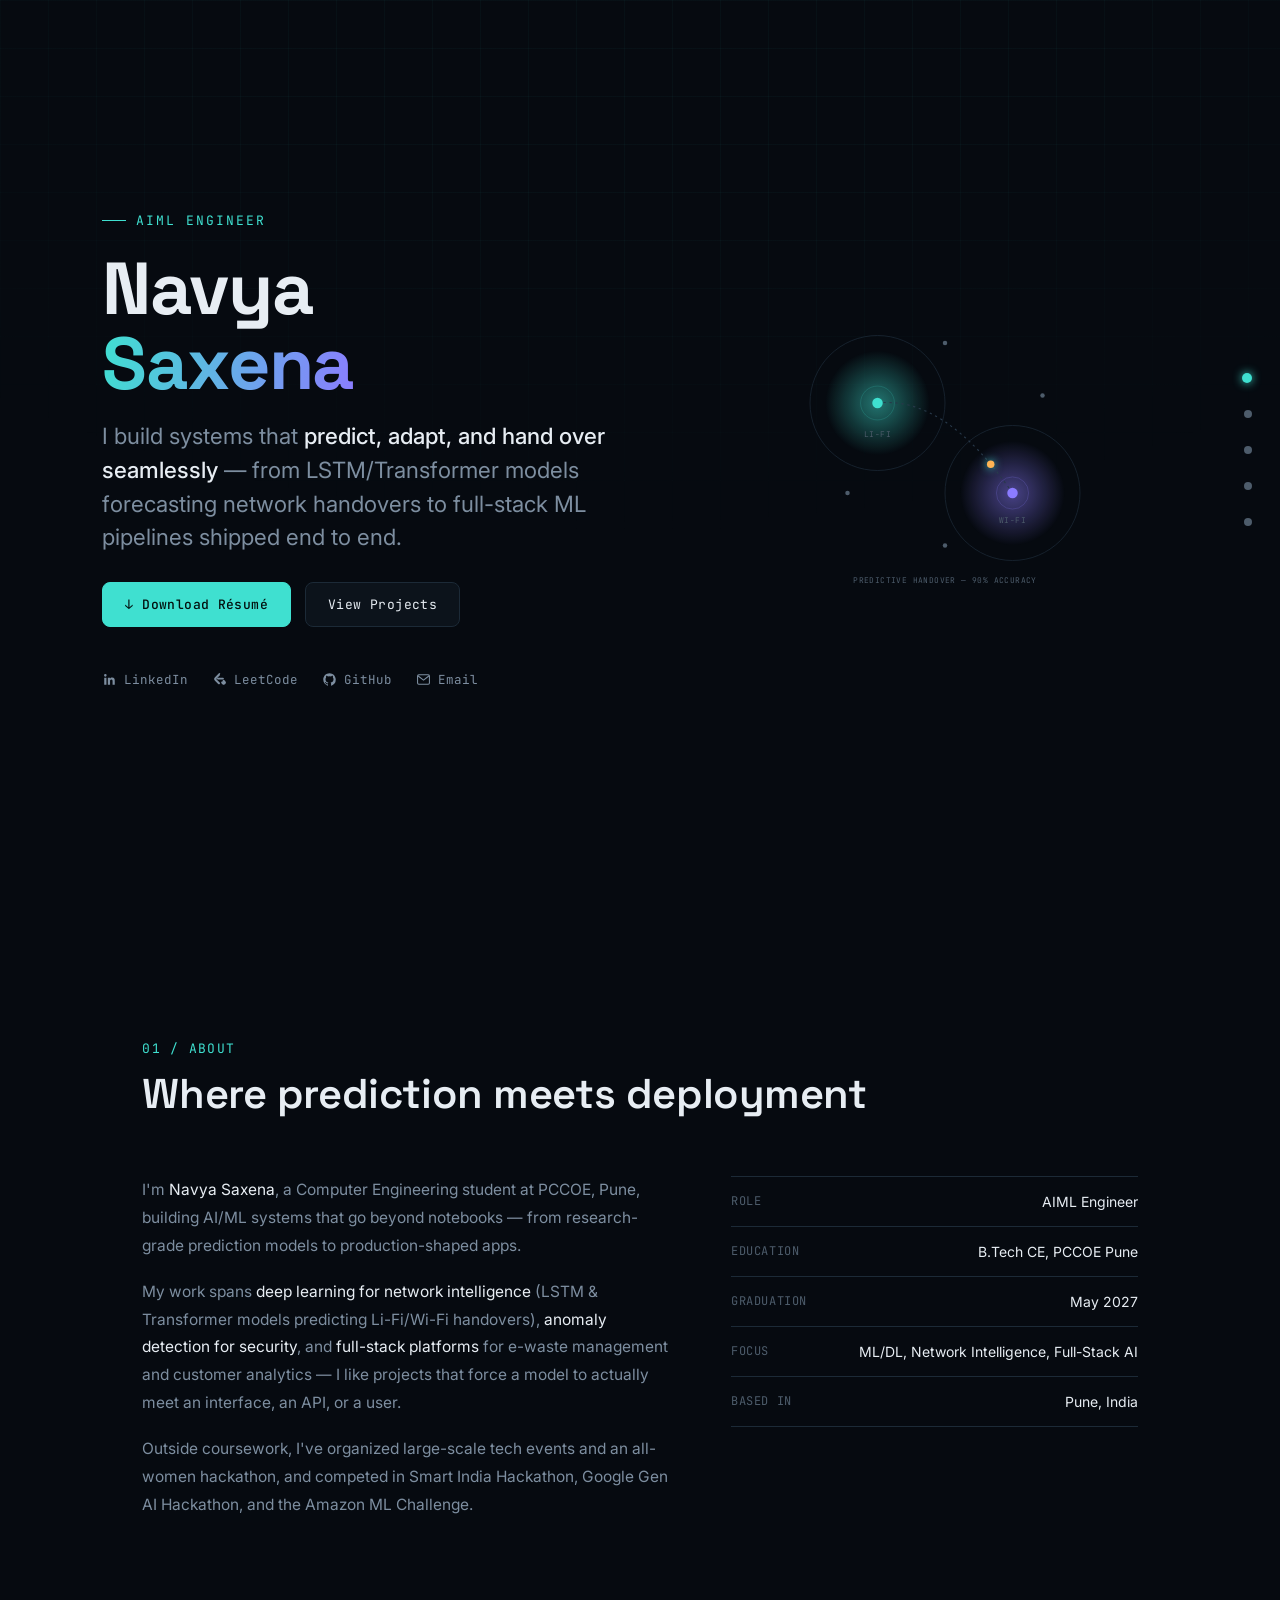
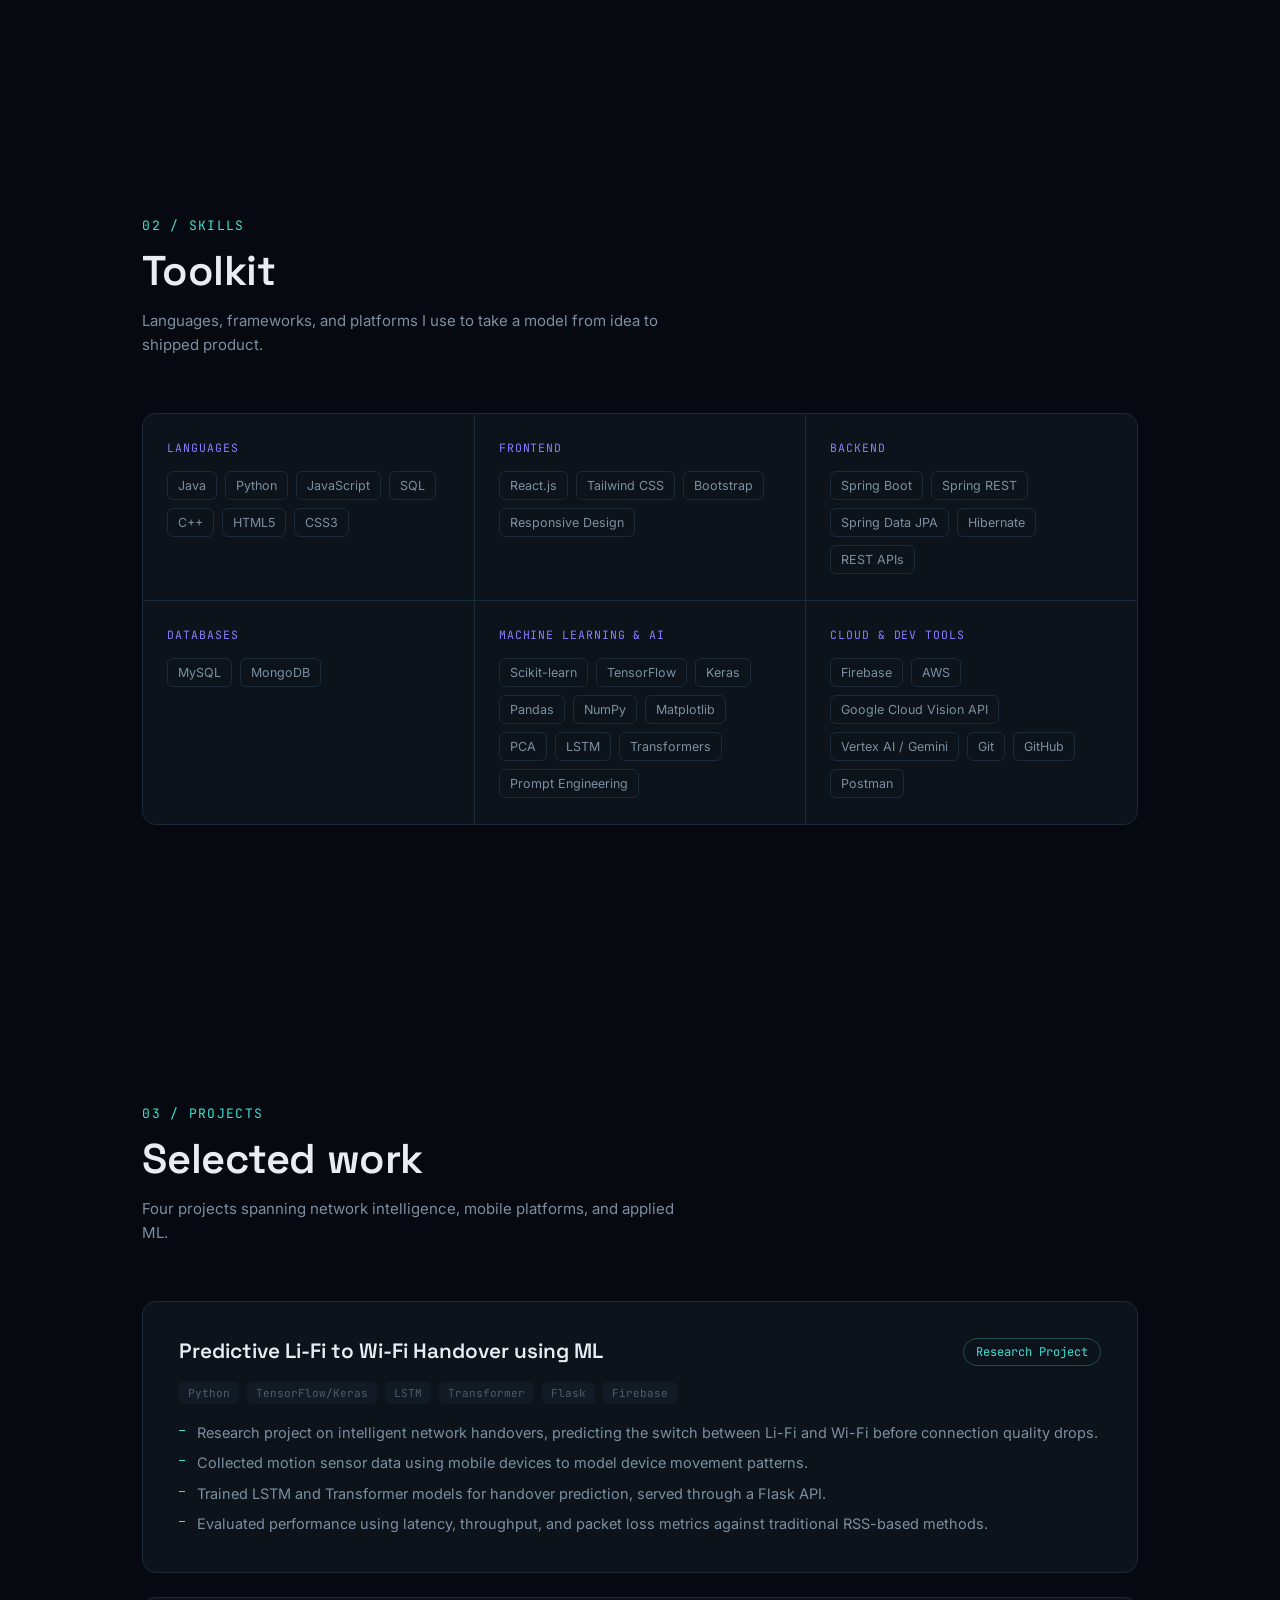
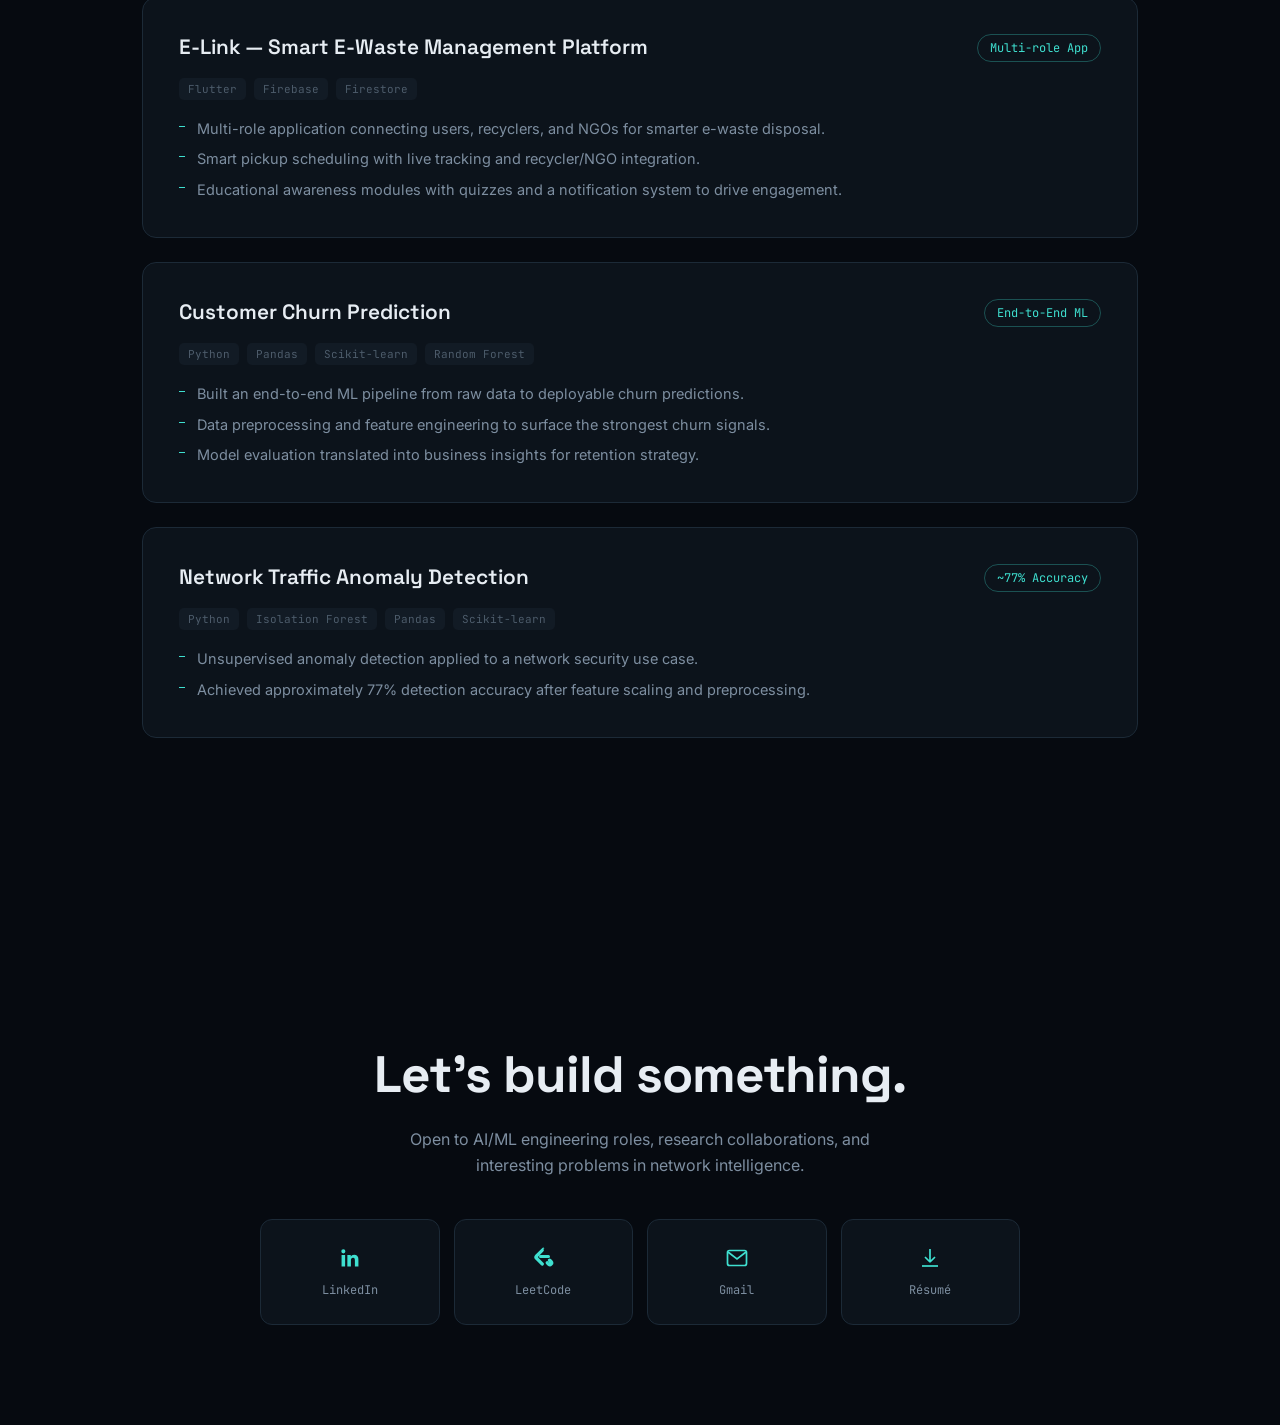
<file: profile-website/index.html>
<!DOCTYPE html>
<html lang="en">
<head>
<meta charset="UTF-8">
<meta name="viewport" content="width=device-width, initial-scale=1.0">
<title>Navya Saxena — AIML Engineer</title>
<link rel="preconnect" href="https://fonts.googleapis.com">
<link rel="preconnect" href="https://fonts.gstatic.com" crossorigin>
<link href="https://fonts.googleapis.com/css2?family=Space+Grotesk:wght@400;500;600;700&family=Inter:wght@400;500;600&family=JetBrains+Mono:wght@400;500&display=swap" rel="stylesheet">
<link rel="stylesheet" href="style.css">
</head>
<body>

<div class="grid-bg"></div>

<nav class="side-nav" id="sideNav">
  <a href="#hero" class="nav-link active" data-sec="hero"><span class="label">intro</span><span class="dot"></span></a>
  <a href="#about" class="nav-link" data-sec="about"><span class="label">about</span><span class="dot"></span></a>
  <a href="#skills" class="nav-link" data-sec="skills"><span class="label">skills</span><span class="dot"></span></a>
  <a href="#projects" class="nav-link" data-sec="projects"><span class="label">projects</span><span class="dot"></span></a>
  <a href="#contact" class="nav-link" data-sec="contact"><span class="label">contact</span><span class="dot"></span></a>
</nav>

<!-- HERO -->
<section id="hero">
  <div class="hero-grid">
    <div>
      <div class="eyebrow">AIML Engineer</div>
      <h1 class="hero-name">Navya<br><span class="accent">Saxena</span></h1>
      <p class="hero-role">I build systems that <span class="hl">predict, adapt, and hand over seamlessly</span> — from LSTM/Transformer models forecasting network handovers to full-stack ML pipelines shipped end to end.</p>
      <div class="hero-cta">
        <a href="Navya_Saxena_Resume.pdf" download class="btn btn-primary">↓ Download Résumé</a>
        <a href="#projects" class="btn btn-ghost">View Projects</a>
      </div>
      <div class="hero-links">
        <a href="https://www.linkedin.com/in/navya-saxena07/" target="_blank" rel="noopener">
          <svg viewBox="0 0 24 24" fill="currentColor"><path d="M20.45 20.45h-3.55v-5.57c0-1.33-.02-3.03-1.85-3.03-1.86 0-2.15 1.45-2.15 2.94v5.66H9.35V9h3.41v1.56h.05c.47-.9 1.63-1.85 3.36-1.85 3.59 0 4.25 2.36 4.25 5.44v6.3zM5.34 7.43a2.06 2.06 0 1 1 0-4.12 2.06 2.06 0 0 1 0 4.12zM7.12 20.45H3.56V9h3.56v11.45z"/></svg>
          LinkedIn
        </a>
        <a href="https://leetcode.com/u/NavyaS_07/" target="_blank" rel="noopener">
          <svg viewBox="0 0 24 24" fill="currentColor"><path d="M13.48 2.13a1.7 1.7 0 0 0-2.4 0L4.4 8.8a3.4 3.4 0 0 0 0 4.8l5.5 5.5a1.7 1.7 0 1 0 2.4-2.4l-4.9-4.9a1 1 0 0 1 0-1.4l4.9-4.9a1.7 1.7 0 0 0 0-2.4l1.18-1.13zM17.5 15.5a1.7 1.7 0 0 0-2.4 2.4l1.5 1.5a3.4 3.4 0 0 0 4.8-4.8l-1.5-1.5a1.7 1.7 0 1 0-2.4 2.4l.5.5-.5.5zM9.5 12h8a1.5 1.5 0 0 0 0-3h-8a1.5 1.5 0 0 0 0 3z"/></svg>
          LeetCode
        </a>
        <a href="https://github.com/Nav-S24" target="_blank" rel="noopener">
          <svg viewBox="0 0 24 24" fill="currentColor"><path d="M12 2C6.48 2 2 6.58 2 12.19c0 4.49 2.87 8.3 6.84 9.64.5.1.68-.22.68-.49v-1.72c-2.78.61-3.37-1.36-3.37-1.36-.46-1.18-1.11-1.5-1.11-1.5-.9-.63.07-.62.07-.62 1 .07 1.53 1.04 1.53 1.04.9 1.55 2.36 1.11 2.93.85.09-.66.35-1.11.63-1.37-2.22-.26-4.56-1.13-4.56-5.02 0-1.11.39-2.02 1.03-2.73-.1-.26-.45-1.3.1-2.71 0 0 .84-.27 2.75 1.04a9.4 9.4 0 0 1 5 0c1.91-1.31 2.75-1.04 2.75-1.04.55 1.41.2 2.45.1 2.71.64.71 1.03 1.62 1.03 2.73 0 3.9-2.34 4.76-4.57 5.01.36.32.68.94.68 1.9v2.82c0 .27.18.6.69.49A10.03 10.03 0 0 0 22 12.19C22 6.58 17.52 2 12 2z"/></svg>
          GitHub
        </a>
        <a href="mailto:navya0661313@gmail.com">
          <svg viewBox="0 0 24 24" fill="none" stroke="currentColor" stroke-width="1.7"><rect x="2.5" y="4.5" width="19" height="15" rx="2"/><path d="M3 6l9 7 9-7"/></svg>
          Email
        </a>
      </div>
    </div>

    <div class="signal-wrap">
      <svg viewBox="0 0 400 400">
        <defs>
          <radialGradient id="glowCyan" cx="50%" cy="50%" r="50%">
            <stop offset="0%" stop-color="#3fe0d0" stop-opacity="0.5"/>
            <stop offset="100%" stop-color="#3fe0d0" stop-opacity="0"/>
          </radialGradient>
          <radialGradient id="glowViolet" cx="50%" cy="50%" r="50%">
            <stop offset="0%" stop-color="#8b7cff" stop-opacity="0.5"/>
            <stop offset="100%" stop-color="#8b7cff" stop-opacity="0"/>
          </radialGradient>
        </defs>

        <!-- orbit rings -->
        <circle cx="110" cy="140" r="90" fill="none" stroke="#1c2a37" stroke-width="1"/>
        <circle cx="290" cy="260" r="90" fill="none" stroke="#1c2a37" stroke-width="1"/>

        <!-- glow behind nodes -->
        <circle cx="110" cy="140" r="70" fill="url(#glowCyan)"/>
        <circle cx="290" cy="260" r="70" fill="url(#glowViolet)"/>

        <!-- connecting handover path -->
        <path id="handoverPath" d="M 110 140 Q 200 130 290 260" fill="none" stroke="#28394a" stroke-width="1.5" stroke-dasharray="3 5"/>

        <!-- node A: Li-Fi -->
        <circle cx="110" cy="140" r="7" fill="#3fe0d0"/>
        <circle cx="110" cy="140" r="14" fill="none" stroke="#3fe0d0" stroke-width="1" opacity="0.5">
          <animate attributeName="r" values="14;30;14" dur="2.8s" repeatCount="indefinite"/>
          <animate attributeName="opacity" values="0.5;0;0.5" dur="2.8s" repeatCount="indefinite"/>
        </circle>
        <text x="110" y="185" text-anchor="middle" class="node-label">LI-FI</text>

        <!-- node B: Wi-Fi -->
        <circle cx="290" cy="260" r="7" fill="#8b7cff"/>
        <circle cx="290" cy="260" r="14" fill="none" stroke="#8b7cff" stroke-width="1" opacity="0.5">
          <animate attributeName="r" values="14;30;14" dur="2.8s" begin="1.4s" repeatCount="indefinite"/>
          <animate attributeName="opacity" values="0.5;0;0.5" dur="2.8s" begin="1.4s" repeatCount="indefinite"/>
        </circle>
        <text x="290" y="300" text-anchor="middle" class="node-label">WI-FI</text>

        <!-- traveling packet -->
        <circle r="5" fill="#ffb454" class="packet">
          <animateMotion dur="2.6s" repeatCount="indefinite" path="M 110 140 Q 200 130 290 260"/>
          <animate attributeName="opacity" values="0;1;1;0" keyTimes="0;0.1;0.85;1" dur="2.6s" repeatCount="indefinite"/>
        </circle>

        <!-- small scattered sensor nodes -->
        <circle cx="70" cy="260" r="3" fill="#4d5c6b"/>
        <circle cx="330" cy="130" r="3" fill="#4d5c6b"/>
        <circle cx="200" cy="330" r="3" fill="#4d5c6b"/>
        <circle cx="200" cy="60" r="3" fill="#4d5c6b"/>

        <text x="200" y="380" text-anchor="middle" class="node-label" fill="#7d8ea0">PREDICTIVE HANDOVER — 90% ACCURACY</text>
      </svg>
    </div>
  </div>
</section>

<!-- ABOUT -->
<section id="about">
  <div class="sec-head reveal">
    <span class="sec-num">01 / ABOUT</span>
    <h2 class="sec-title">Where prediction meets deployment</h2>
  </div>
  <div class="about-grid">
    <div class="about-text reveal">
      <p>I'm <span class="hl">Navya Saxena</span>, a Computer Engineering student at PCCOE, Pune, building AI/ML systems that go beyond notebooks — from research-grade prediction models to production-shaped apps.</p>
      <p>My work spans <span class="hl">deep learning for network intelligence</span> (LSTM & Transformer models predicting Li-Fi/Wi-Fi handovers), <span class="hl">anomaly detection for security</span>, and <span class="hl">full-stack platforms</span> for e-waste management and customer analytics — I like projects that force a model to actually meet an interface, an API, or a user.</p>
      <p>Outside coursework, I've organized large-scale tech events and an all-women hackathon, and competed in Smart India Hackathon, Google Gen AI Hackathon, and the Amazon ML Challenge.</p>
    </div>
    <div class="fact-list reveal">
      <div class="fact"><span class="k">Role</span><span class="v">AIML Engineer</span></div>
      <div class="fact"><span class="k">Education</span><span class="v">B.Tech CE, PCCOE Pune</span></div>
      <div class="fact"><span class="k">Graduation</span><span class="v">May 2027</span></div>
      <div class="fact"><span class="k">Focus</span><span class="v">ML/DL, Network Intelligence, Full-Stack AI</span></div>
      <div class="fact"><span class="k">Based in</span><span class="v">Pune, India</span></div>
    </div>
  </div>
</section>

<!-- SKILLS -->
<section id="skills">
  <div class="sec-head reveal">
    <span class="sec-num">02 / SKILLS</span>
    <h2 class="sec-title">Toolkit</h2>
    <p class="sec-sub">Languages, frameworks, and platforms I use to take a model from idea to shipped product.</p>
  </div>
  <div class="skills-grid reveal">
    <div class="skill-card">
      <span class="skill-cat">Languages</span>
      <div class="skill-tags">
        <span class="tag">Java</span><span class="tag">Python</span><span class="tag">JavaScript</span><span class="tag">SQL</span><span class="tag">C++</span><span class="tag">HTML5</span><span class="tag">CSS3</span>
      </div>
    </div>
    <div class="skill-card">
      <span class="skill-cat">Frontend</span>
      <div class="skill-tags">
        <span class="tag">React.js</span><span class="tag">Tailwind CSS</span><span class="tag">Bootstrap</span><span class="tag">Responsive Design</span>
      </div>
    </div>
    <div class="skill-card">
      <span class="skill-cat">Backend</span>
      <div class="skill-tags">
        <span class="tag">Spring Boot</span><span class="tag">Spring REST</span><span class="tag">Spring Data JPA</span><span class="tag">Hibernate</span><span class="tag">REST APIs</span>
      </div>
    </div>
    <div class="skill-card">
      <span class="skill-cat">Databases</span>
      <div class="skill-tags">
        <span class="tag">MySQL</span><span class="tag">MongoDB</span>
      </div>
    </div>
    <div class="skill-card">
      <span class="skill-cat">Machine Learning & AI</span>
      <div class="skill-tags">
        <span class="tag">Scikit-learn</span><span class="tag">TensorFlow</span><span class="tag">Keras</span><span class="tag">Pandas</span><span class="tag">NumPy</span><span class="tag">Matplotlib</span><span class="tag">PCA</span><span class="tag">LSTM</span><span class="tag">Transformers</span><span class="tag">Prompt Engineering</span>
      </div>
    </div>
    <div class="skill-card">
      <span class="skill-cat">Cloud & Dev Tools</span>
      <div class="skill-tags">
        <span class="tag">Firebase</span><span class="tag">AWS</span><span class="tag">Google Cloud Vision API</span><span class="tag">Vertex AI / Gemini</span><span class="tag">Git</span><span class="tag">GitHub</span><span class="tag">Postman</span>
      </div>
    </div>
  </div>
</section>

<!-- PROJECTS -->
<section id="projects">
  <div class="sec-head reveal">
    <span class="sec-num">03 / PROJECTS</span>
    <h2 class="sec-title">Selected work</h2>
    <p class="sec-sub">Four projects spanning network intelligence, mobile platforms, and applied ML.</p>
  </div>

  <div class="project reveal">
    <div class="project-top">
      <div class="project-title">Predictive Li-Fi to Wi-Fi Handover using ML</div>
      <span class="project-metric">Research Project</span>
    </div>
    <div class="project-stack">
      <span class="stack-chip">Python</span><span class="stack-chip">TensorFlow/Keras</span><span class="stack-chip">LSTM</span><span class="stack-chip">Transformer</span><span class="stack-chip">Flask</span><span class="stack-chip">Firebase</span>
    </div>
    <ul class="project-highlights">
      <li>Research project on intelligent network handovers, predicting the switch between Li-Fi and Wi-Fi before connection quality drops.</li>
      <li>Collected motion sensor data using mobile devices to model device movement patterns.</li>
      <li>Trained LSTM and Transformer models for handover prediction, served through a Flask API.</li>
      <li>Evaluated performance using latency, throughput, and packet loss metrics against traditional RSS-based methods.</li>
    </ul>
  </div>

  <div class="project reveal">
    <div class="project-top">
      <div class="project-title">E-Link — Smart E-Waste Management Platform</div>
      <span class="project-metric">Multi-role App</span>
    </div>
    <div class="project-stack">
      <span class="stack-chip">Flutter</span><span class="stack-chip">Firebase</span><span class="stack-chip">Firestore</span>
    </div>
    <ul class="project-highlights">
      <li>Multi-role application connecting users, recyclers, and NGOs for smarter e-waste disposal.</li>
      <li>Smart pickup scheduling with live tracking and recycler/NGO integration.</li>
      <li>Educational awareness modules with quizzes and a notification system to drive engagement.</li>
    </ul>
  </div>

  <div class="project reveal">
    <div class="project-top">
      <div class="project-title">Customer Churn Prediction</div>
      <span class="project-metric">End-to-End ML</span>
    </div>
    <div class="project-stack">
      <span class="stack-chip">Python</span><span class="stack-chip">Pandas</span><span class="stack-chip">Scikit-learn</span><span class="stack-chip">Random Forest</span>
    </div>
    <ul class="project-highlights">
      <li>Built an end-to-end ML pipeline from raw data to deployable churn predictions.</li>
      <li>Data preprocessing and feature engineering to surface the strongest churn signals.</li>
      <li>Model evaluation translated into business insights for retention strategy.</li>
    </ul>
  </div>

  <div class="project reveal">
    <div class="project-top">
      <div class="project-title">Network Traffic Anomaly Detection</div>
      <span class="project-metric">~77% Accuracy</span>
    </div>
    <div class="project-stack">
      <span class="stack-chip">Python</span><span class="stack-chip">Isolation Forest</span><span class="stack-chip">Pandas</span><span class="stack-chip">Scikit-learn</span>
    </div>
    <ul class="project-highlights">
      <li>Unsupervised anomaly detection applied to a network security use case.</li>
      <li>Achieved approximately 77% detection accuracy after feature scaling and preprocessing.</li>
    </ul>
  </div>
</section>

<!-- CONTACT -->
<section id="contact">
  <div class="reveal">
    <h2 class="contact-title">Let's build something.</h2>
    <p class="contact-sub">Open to AI/ML engineering roles, research collaborations, and interesting problems in network intelligence.</p>
    <div class="contact-grid">
      <a class="contact-card" href="https://www.linkedin.com/in/navya-saxena07/" target="_blank" rel="noopener">
        <svg viewBox="0 0 24 24" fill="currentColor"><path d="M20.45 20.45h-3.55v-5.57c0-1.33-.02-3.03-1.85-3.03-1.86 0-2.15 1.45-2.15 2.94v5.66H9.35V9h3.41v1.56h.05c.47-.9 1.63-1.85 3.36-1.85 3.59 0 4.25 2.36 4.25 5.44v6.3zM5.34 7.43a2.06 2.06 0 1 1 0-4.12 2.06 2.06 0 0 1 0 4.12zM7.12 20.45H3.56V9h3.56v11.45z"/></svg>
        <span class="c-label">LinkedIn</span>
      </a>
      <a class="contact-card" href="https://leetcode.com/u/NavyaS_07/" target="_blank" rel="noopener">
        <svg viewBox="0 0 24 24" fill="currentColor"><path d="M13.48 2.13a1.7 1.7 0 0 0-2.4 0L4.4 8.8a3.4 3.4 0 0 0 0 4.8l5.5 5.5a1.7 1.7 0 1 0 2.4-2.4l-4.9-4.9a1 1 0 0 1 0-1.4l4.9-4.9a1.7 1.7 0 0 0 0-2.4l1.18-1.13zM17.5 15.5a1.7 1.7 0 0 0-2.4 2.4l1.5 1.5a3.4 3.4 0 0 0 4.8-4.8l-1.5-1.5a1.7 1.7 0 1 0-2.4 2.4l.5.5-.5.5zM9.5 12h8a1.5 1.5 0 0 0 0-3h-8a1.5 1.5 0 0 0 0 3z"/></svg>
        <span class="c-label">LeetCode</span>
      </a>
      <a class="contact-card" href="mailto:navya0661313@gmail.com">
        <svg viewBox="0 0 24 24" fill="none" stroke="currentColor" stroke-width="1.7"><rect x="2.5" y="4.5" width="19" height="15" rx="2"/><path d="M3 6l9 7 9-7"/></svg>
        <span class="c-label">Gmail</span>
      </a>
      <a class="contact-card" href="Navya_Saxena_Resume.pdf" download>
        <svg viewBox="0 0 24 24" fill="none" stroke="currentColor" stroke-width="1.7"><path d="M12 3v13m0 0l-5-5m5 5l5-5"/><path d="M4 20h16"/></svg>
        <span class="c-label">Résumé</span>
      </a>
    </div>
  </div>
</section>

<script src="script.js"></script>

</body>
</html>
</file>
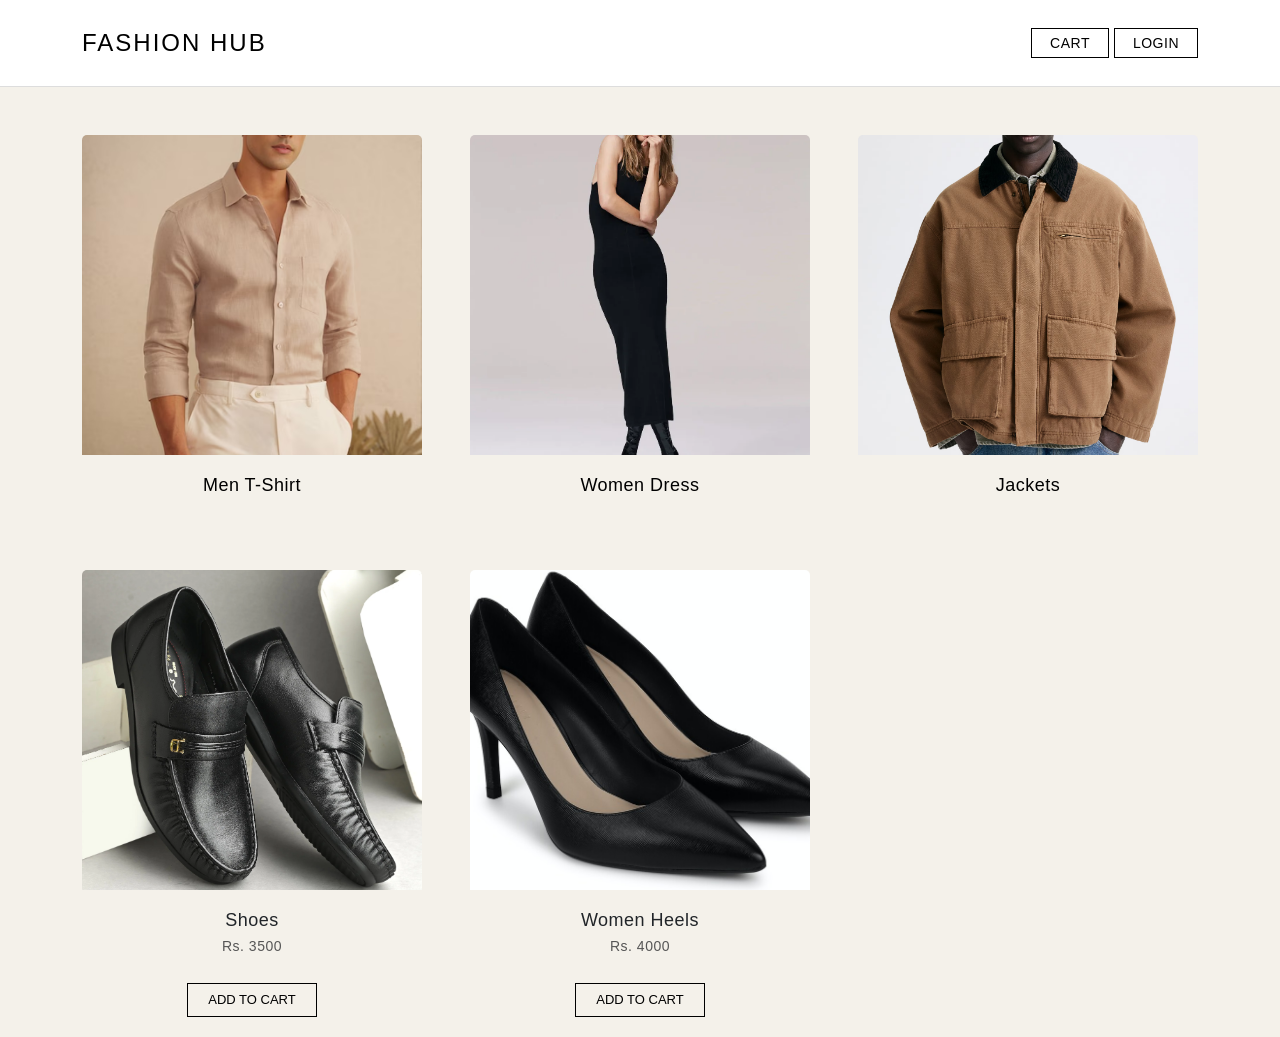
<file: Assignment 3/E-commerce/index.html>
<!DOCTYPE html>
<html lang="en">
<head>
    <meta charset="UTF-8">
    <title>Fashion Hub</title>

    <!-- Bootstrap CDN -->
    <link href="https://cdn.jsdelivr.net/npm/bootstrap@5.3.8/dist/css/bootstrap.min.css" rel="stylesheet">

    <!-- External CSS -->
    <link rel="stylesheet" href="index.css">
</head>

<body>

    <!-- Navbar -->
    <nav class="navbar">
        <div class="container d-flex justify-content-between align-items-center">
            <a class="navbar-brand" href="#">FASHION HUB</a>
            <div>
                <a href="cart.html" class="nav-btn">CART</a>
                <a href="login.html" class="nav-btn">LOGIN</a>
            </div>
        </div>
    </nav>

    <!-- Product Section -->
    <div class="container mt-5">
        <div class="row g-5">

            <!-- Men T-Shirt -->
            <div class="col-md-4">
                <div class="card text-center">
                    <img src="img/mens.avif" class="card-img-top" alt="Men T-Shirt">
                    <div class="card-body">
                        <a href="Mens-Shirt.html">
                            <h5 class="card-title">Men T-Shirt</h5>
                        </a>
                    </div>
                </div>
            </div>

            <!-- Women Dress -->
            <div class="col-md-4">
                <div class="card text-center">
                    <img src="img/womens.webp" class="card-img-top" alt="Women Dress">
                    <div class="card-body">
                        <a href="womendress.html">
                            <h5 class="card-title">Women Dress</h5>
                        </a>
                    </div>
                </div>
            </div>

            <!-- Jackets -->
            <div class="col-md-4">
                <div class="card text-center">
                    <img src="img/jackets.avif" class="card-img-top" alt="Jackets">
                    <div class="card-body">
                        <a href="jackets.html">
                            <h5 class="card-title">Jackets</h5>
                        </a>
                    </div>
                </div>
            </div>

            <!-- Shoes -->
            <div class="col-md-4">
                <div class="card text-center">
                    <img src="img/shoes.webp" class="card-img-top" alt="Shoes">
                    <div class="card-body">
                        <h5 class="card-title">Shoes</h5>
                        <p class="price">Rs. 3500</p>
                        <button class="lux-btn" onclick="addToCart('Shoes',3500)">
                            ADD TO CART
                        </button>
                    </div>
                </div>
            </div>

            <!-- Women Heels -->
            <div class="col-md-4">
                <div class="card text-center">
                    <img src="img/heels.jpg" class="card-img-top" alt="Women Heels">
                    <div class="card-body">
                        <h5 class="card-title">Women Heels</h5>
                        <p class="price">Rs. 4000</p>
                        <button class="lux-btn" onclick="addToCart('Women Heels',4000)">
                            ADD TO CART
                        </button>
                    </div>
                </div>
            </div>

        </div>
    </div>

    <!-- Cart Script -->
    <script>
        function addToCart(productName, productPrice) {
            let cart = JSON.parse(localStorage.getItem('cart')) || [];
            cart.push({ name: productName, price: productPrice, quantity: 1 });
            localStorage.setItem('cart', JSON.stringify(cart));
            alert(productName + " has been added to your cart.");
        }
    </script>

</body>
</html>
</file>
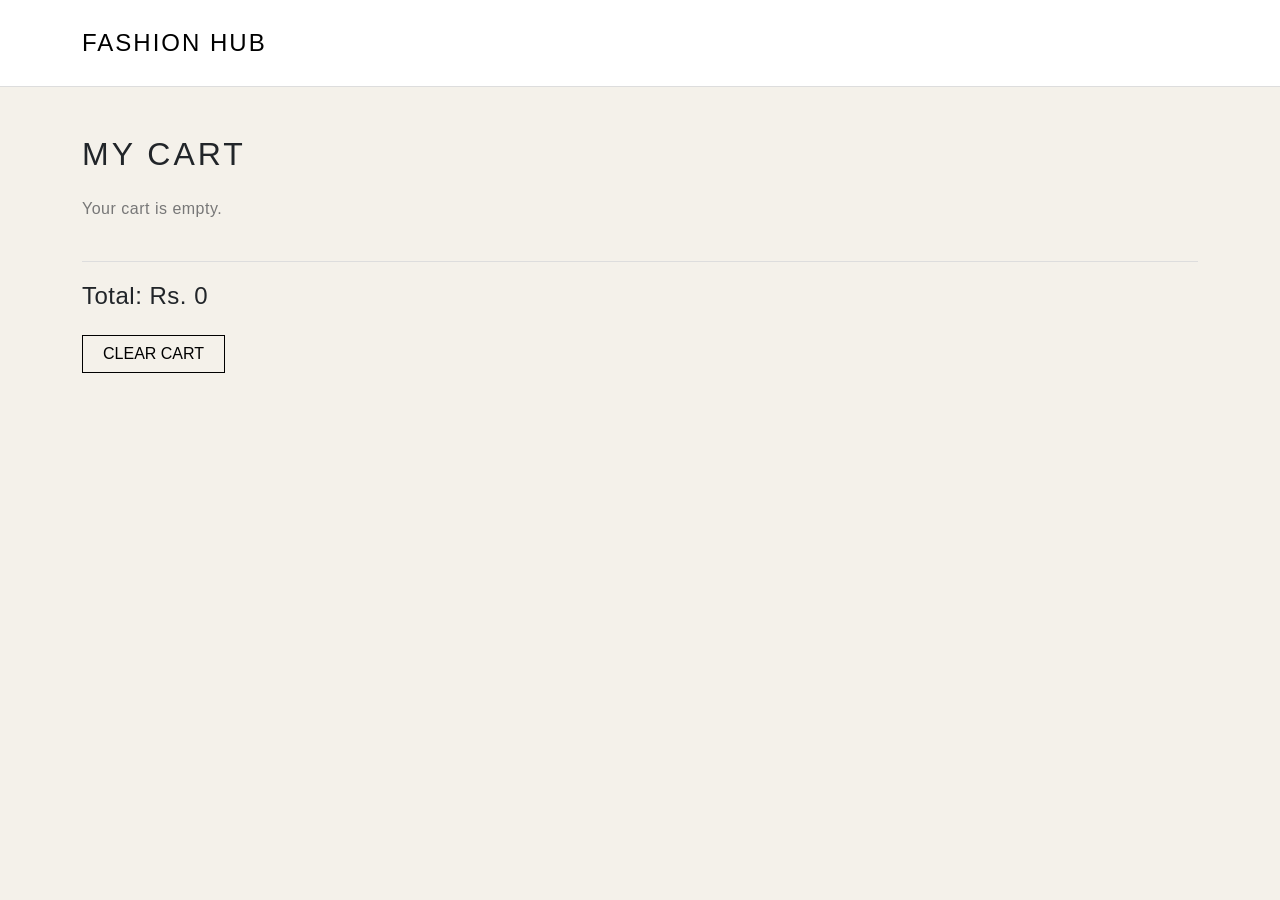
<file: Assignment 3/E-commerce/cart.html>
<!DOCTYPE html>
<html lang="en">
<head>
    <meta charset="UTF-8">
    <title>My Cart</title>
    <meta name="viewport" content="width=device-width, initial-scale=1.0">

    <!-- Bootstrap -->
    <link href="https://cdn.jsdelivr.net/npm/bootstrap@5.3.8/dist/css/bootstrap.min.css" rel="stylesheet">

    <!-- External CSS -->
    <link rel="stylesheet" href="cart.css">
</head>

<body>

<!-- Luxury Navbar -->
<nav class="navbar">
    <div class="container d-flex justify-content-between align-items-center">
        <a class="navbar-brand" href="index.html">FASHION HUB</a>
    </div>
</nav>

<div class="container mt-5">

    <h2 class="page-title">MY CART</h2>

    <div id="cartContainer" class="cart-container mt-4"></div>

    <div class="cart-summary mt-4">
        <h4>Total: Rs. <span id="total">0</span></h4>
        <button class="clear-btn mt-3" onclick="clearCart()">CLEAR CART</button>
    </div>

</div>

<script>
    let cart = JSON.parse(localStorage.getItem("cart")) || [];
    let cartContainer = document.getElementById("cartContainer");

    function renderCart() {
        cartContainer.innerHTML = "";
        let total = 0;

        if (cart.length === 0) {
            cartContainer.innerHTML = "<p class='empty-text'>Your cart is empty.</p>";
            document.getElementById("total").innerText = 0;
            return;
        }

        cart.forEach((item, index) => {

            let itemDiv = document.createElement("div");
            itemDiv.className = "cart-item";

            itemDiv.innerHTML = `
                <div class="cart-info">
                    <h5>${item.name}</h5>
                    <p>Size: <strong>${item.size || "-"}</strong></p>
                    <p>Rs. ${item.price} × ${item.quantity}</p>
                </div>

                <div class="cart-actions">
                    <button onclick="changeQty(${index}, -1)">−</button>
                    <button onclick="changeQty(${index}, 1)">+</button>
                    <button class="remove-btn" onclick="removeItem(${index})">✕</button>
                </div>
            `;

            cartContainer.appendChild(itemDiv);
            total += item.price * item.quantity;
        });

        document.getElementById("total").innerText = total;
        localStorage.setItem("cart", JSON.stringify(cart));
    }

    function changeQty(index, change) {
        cart[index].quantity += change;

        if (cart[index].quantity <= 0) {
            cart.splice(index, 1);
        }

        renderCart();
    }

    function removeItem(index) {
        cart.splice(index, 1);
        renderCart();
    }

    function clearCart() {
        cart = [];
        localStorage.removeItem("cart");
        renderCart();
    }

    renderCart();
</script>

</body>
</html>
</file>
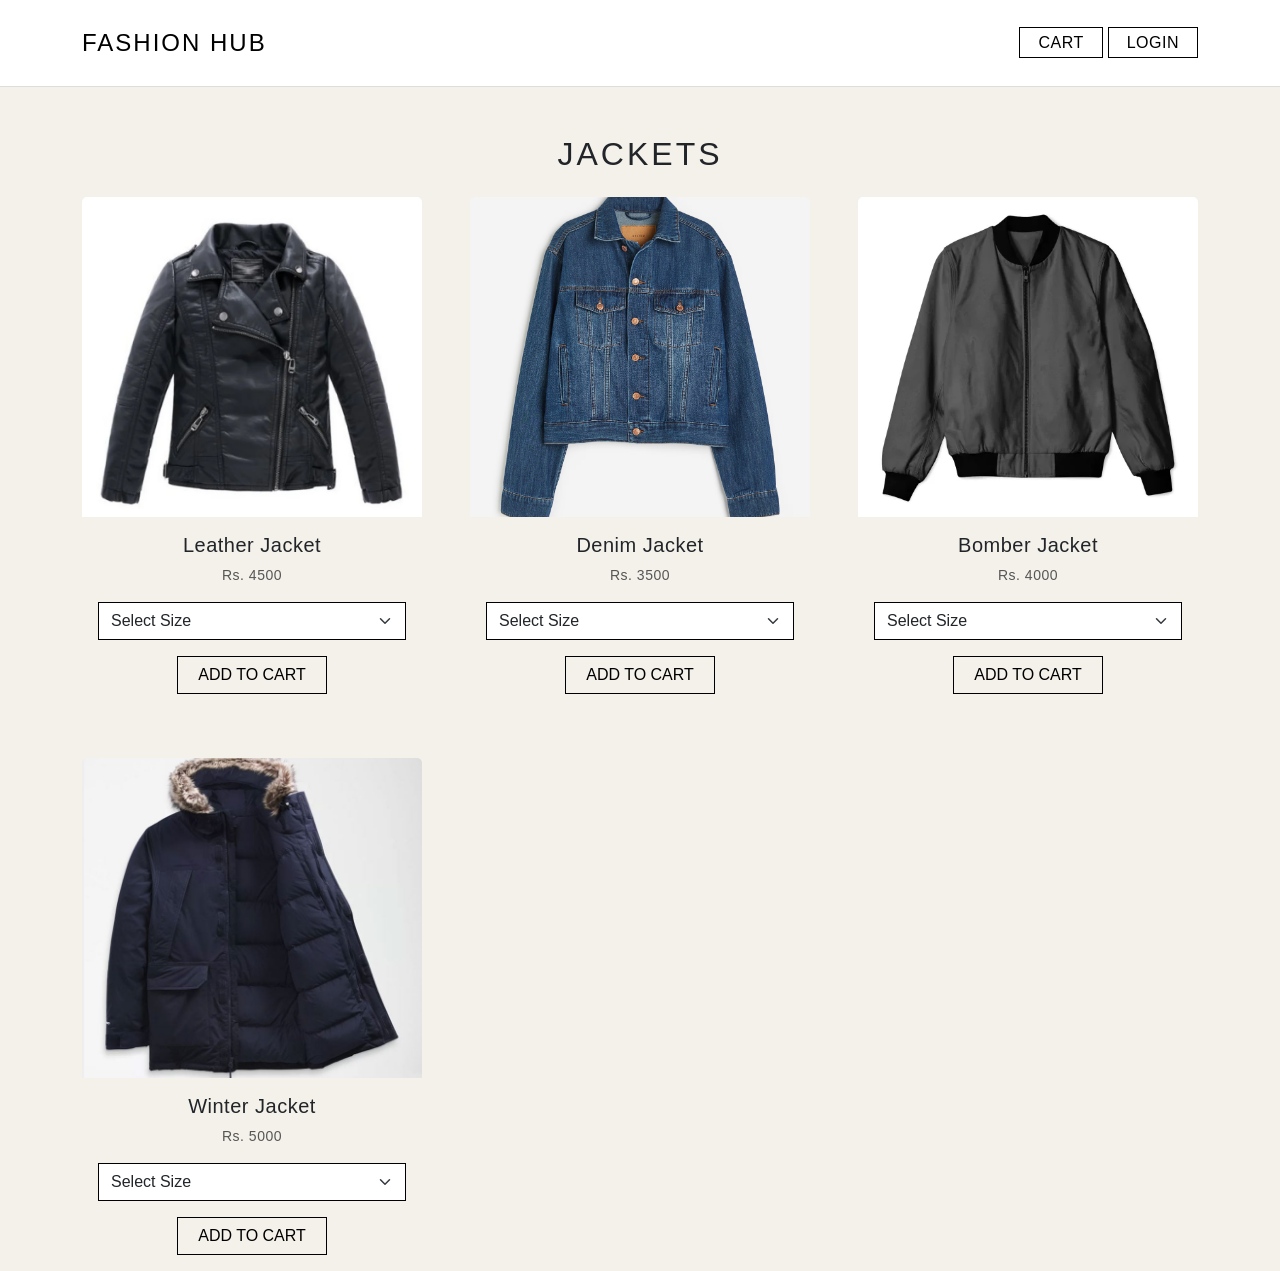
<file: Assignment 3/E-commerce/jackets.html>
<!DOCTYPE html>
<html lang="en">
<head>
    <meta charset="UTF-8">
    <title>Jackets</title>
    <meta name="viewport" content="width=device-width, initial-scale=1.0">

    <!-- Bootstrap -->
    <link href="https://cdn.jsdelivr.net/npm/bootstrap@5.3.8/dist/css/bootstrap.min.css" rel="stylesheet">

    <!-- External CSS -->
    <link rel="stylesheet" href="jackets.css">
</head>

<body>

<!-- Navbar -->
<nav class="navbar">
    <div class="container d-flex justify-content-between align-items-center">
        <a class="navbar-brand" href="index.html">FASHION HUB</a>
        <div>
            <a href="cart.html" class="nav-btn">CART</a>
            <a href="login.html" class="nav-btn">LOGIN</a>
        </div>
    </div>
</nav>

<!-- Page Title -->
<div class="container text-center mt-5">
    <h2 class="page-title">JACKETS</h2>
</div>

<!-- Products -->
<div class="container mt-4">
    <div class="row g-5">

        <!-- Jacket 1 -->
        <div class="col-md-4">
            <div class="card text-center">
                <img src="jk/1.webp" class="card-img-top" alt="Leather Jacket">
                <div class="card-body">
                    <h5 class="card-title">Leather Jacket</h5>
                    <p class="price">Rs. 4500</p>

                    <select class="form-select size-select mb-3">
                        <option value="">Select Size</option>
                        <option value="S">S</option>
                        <option value="M">M</option>
                        <option value="L">L</option>
                        <option value="XL">XL</option>
                    </select>

                    <button class="lux-btn"
                        onclick="addToCart(this,'Jacket : Leather',4500)">
                        ADD TO CART
                    </button>
                </div>
            </div>
        </div>

        <!-- Jacket 2 -->
        <div class="col-md-4">
            <div class="card text-center">
                <img src="jk/2.avif" class="card-img-top" alt="Denim Jacket">
                <div class="card-body">
                    <h5 class="card-title">Denim Jacket</h5>
                    <p class="price">Rs. 3500</p>

                    <select class="form-select size-select mb-3">
                        <option value="">Select Size</option>
                        <option value="S">S</option>
                        <option value="M">M</option>
                        <option value="L">L</option>
                        <option value="XL">XL</option>
                    </select>

                    <button class="lux-btn"
                        onclick="addToCart(this,'Jacket : Denim',3500)">
                        ADD TO CART
                    </button>
                </div>
            </div>
        </div>

        <!-- Jacket 3 -->
        <div class="col-md-4">
            <div class="card text-center">
                <img src="jk/3.webp" class="card-img-top" alt="Bomber Jacket">
                <div class="card-body">
                    <h5 class="card-title">Bomber Jacket</h5>
                    <p class="price">Rs. 4000</p>

                    <select class="form-select size-select mb-3">
                        <option value="">Select Size</option>
                        <option value="S">S</option>
                        <option value="M">M</option>
                        <option value="L">L</option>
                        <option value="XL">XL</option>
                    </select>

                    <button class="lux-btn"
                        onclick="addToCart(this,'Jacket : Bomber',4000)">
                        ADD TO CART
                    </button>
                </div>
            </div>
        </div>

        <!-- Jacket 4 -->
        <div class="col-md-4">
            <div class="card text-center">
                <img src="jk/4.jpg" class="card-img-top" alt="Winter Jacket">
                <div class="card-body">
                    <h5 class="card-title">Winter Jacket</h5>
                    <p class="price">Rs. 5000</p>

                    <select class="form-select size-select mb-3">
                        <option value="">Select Size</option>
                        <option value="S">S</option>
                        <option value="M">M</option>
                        <option value="L">L</option>
                        <option value="XL">XL</option>
                    </select>

                    <button class="lux-btn"
                        onclick="addToCart(this,'Jacket : Winter',5000)">
                        ADD TO CART
                    </button>
                </div>
            </div>
        </div>

    </div>
</div>

<script>
    function addToCart(button, productName, productPrice) {

        let cardBody = button.parentElement;
        let sizeSelect = cardBody.querySelector(".size-select");
        let selectedSize = sizeSelect.value;

        if (selectedSize === "") {
            alert("Please select a size before adding to cart.");
            return;
        }

        let cart = JSON.parse(localStorage.getItem('cart')) || [];

        cart.push({
            name: productName,
            price: productPrice,
            size: selectedSize,
            quantity: 1
        });

        localStorage.setItem('cart', JSON.stringify(cart));

        alert(productName + " (Size: " + selectedSize + ") added to cart.");
    }
</script>

</body>
</html>
</file>
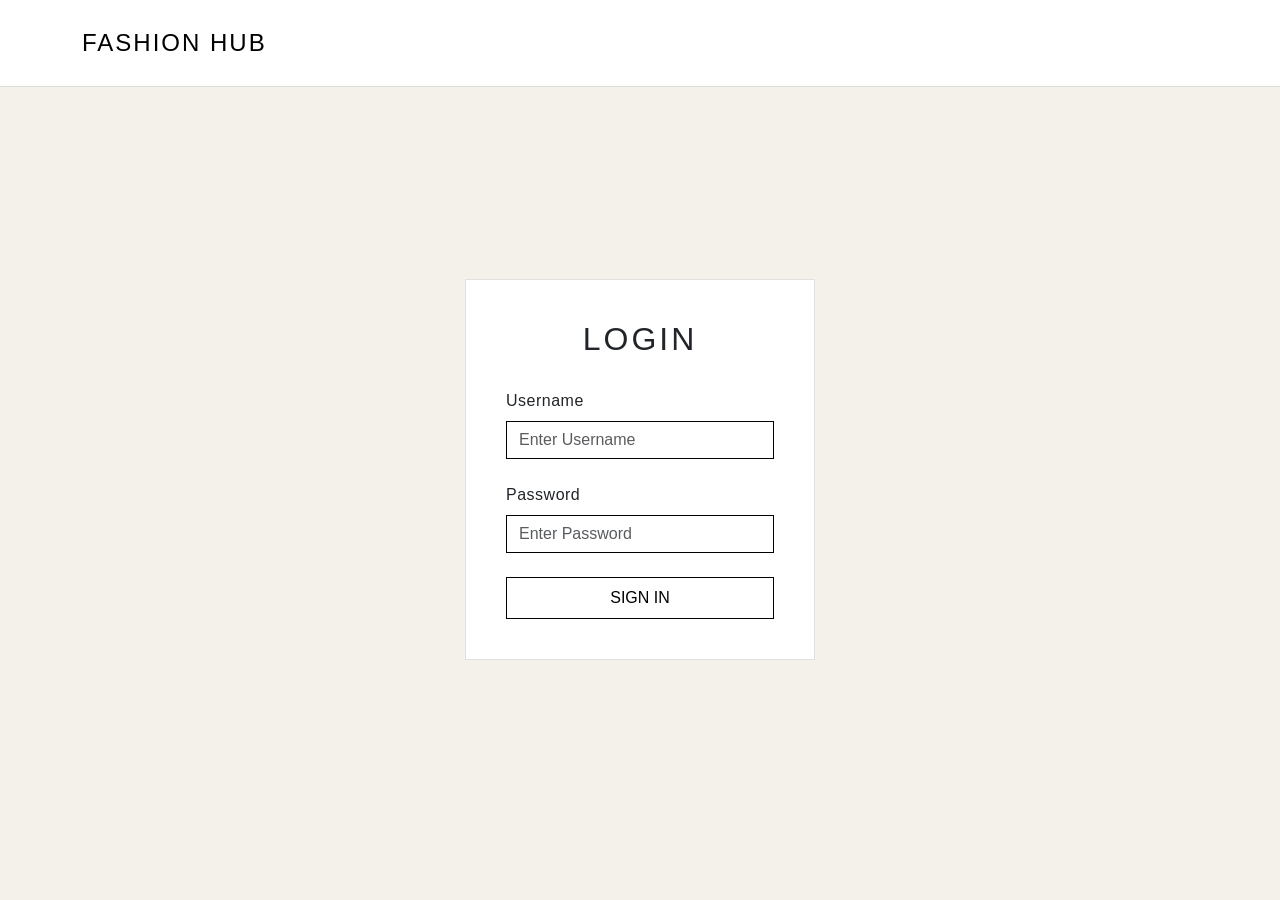
<file: Assignment 3/E-commerce/login.html>
<!DOCTYPE html>
<html lang="en">
<head>
    <meta charset="UTF-8">
    <title>Login</title>
    <meta name="viewport" content="width=device-width, initial-scale=1.0">

    <!-- Bootstrap -->
    <link href="https://cdn.jsdelivr.net/npm/bootstrap@5.3.8/dist/css/bootstrap.min.css" rel="stylesheet">

    <!-- External CSS -->
    <link rel="stylesheet" href="login.css">
</head>

<body>

<!-- Luxury Navbar -->
<nav class="navbar">
    <div class="container d-flex justify-content-between align-items-center">
        <a class="navbar-brand" href="index.html">FASHION HUB</a>
    </div>
</nav>

<div class="login-wrapper">
    <div class="login-card">

        <h2 class="login-title">LOGIN</h2>

        <form action="index.html">

            <div class="mb-4">
                <label class="form-label">Username</label>
                <input type="text" class="form-control custom-input" placeholder="Enter Username" required>
            </div>

            <div class="mb-4">
                <label class="form-label">Password</label>
                <input type="password" class="form-control custom-input" placeholder="Enter Password" required>
            </div>

           <a href = "index.html"> <button type="submit" class="login-btn w-100">
                SIGN IN
            </button></a>

        </form>

    </div>
</div>

</body>
</html>
</file>
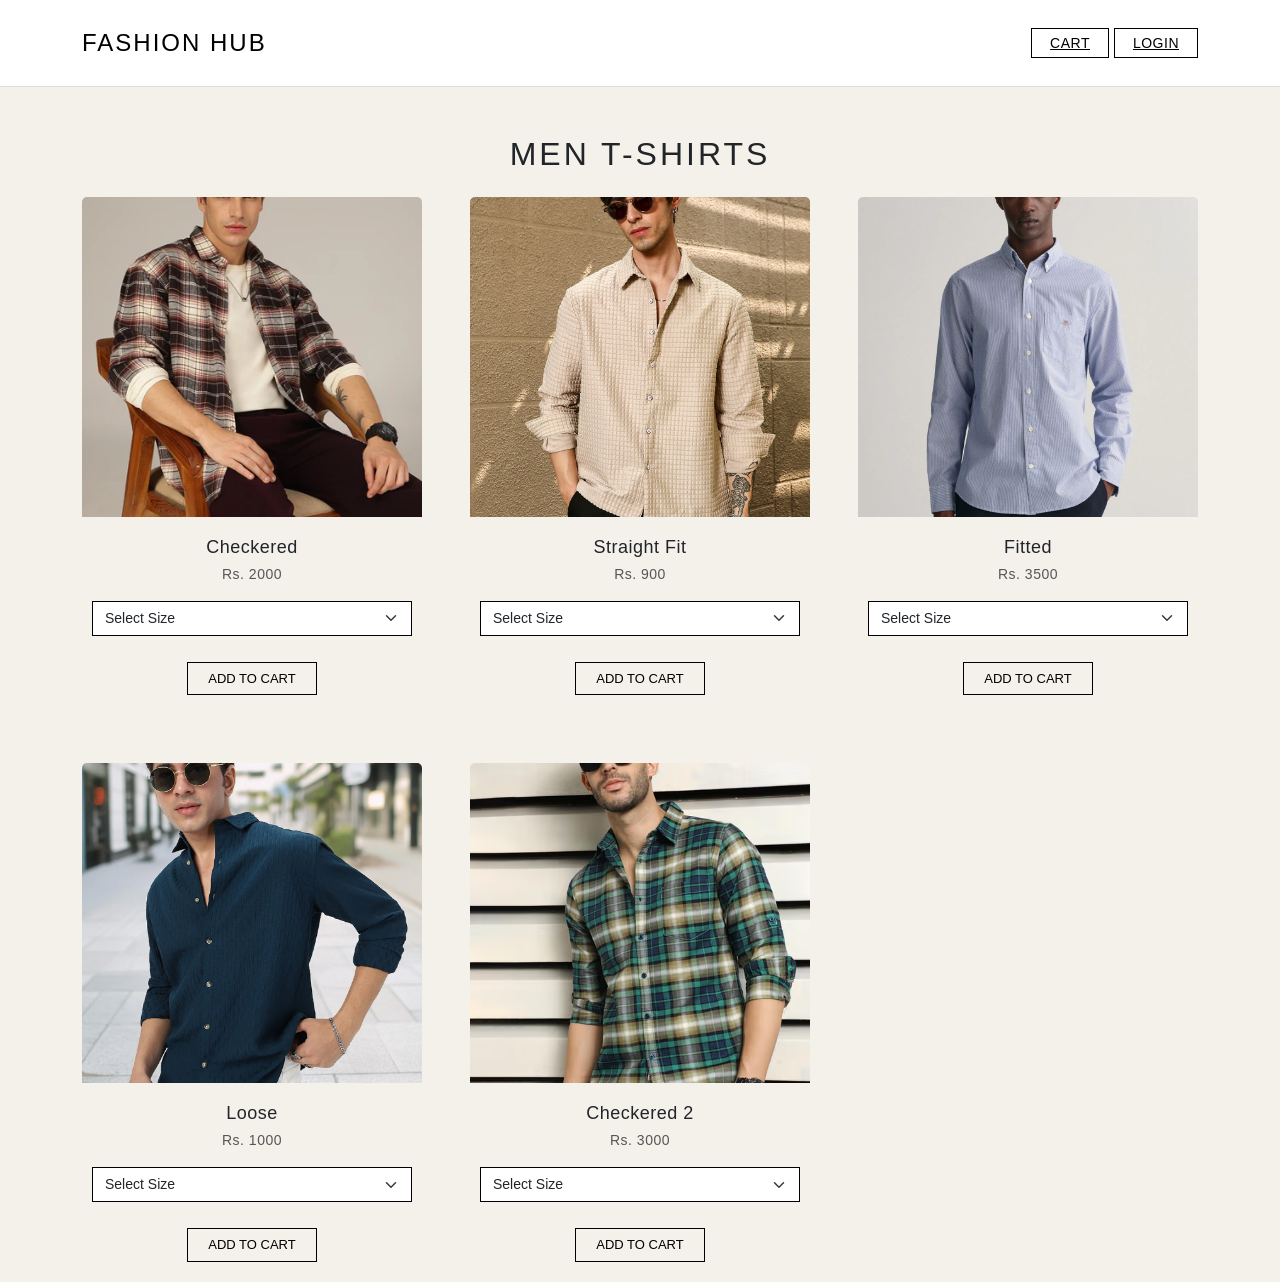
<file: Assignment 3/E-commerce/Mens-Shirt.html>
<!DOCTYPE html>
<html lang="en">
<head>
    <meta charset="UTF-8">
    <title>Men T-Shirt</title>
    <meta name="viewport" content="width=device-width, initial-scale=1.0">

    <!-- Bootstrap -->
    <link href="https://cdn.jsdelivr.net/npm/bootstrap@5.3.8/dist/css/bootstrap.min.css" rel="stylesheet">

    <!-- External CSS -->
    <link rel="stylesheet" href="men.css">
</head>

<body>

    <!-- Navbar -->
    <nav class="navbar">
        <div class="container d-flex justify-content-between align-items-center">
            <a class="navbar-brand" href="index.html">FASHION HUB</a>
            <div>
                <a href="cart.html" class="nav-btn">CART</a>
                <a href="login.html" class="nav-btn">LOGIN</a>
            </div>
        </div>
    </nav>

    <!-- Page Title -->
    <div class="container text-center mt-5">
        <h2 class="page-title">MEN T-SHIRTS</h2>
    </div>

    <!-- Products -->
    <div class="container mt-4">
        <div class="row g-5">

            <!-- Product 1 -->
            <div class="col-md-4">
                <div class="card text-center">
                    <img src="mensh/1.webp" class="card-img-top" alt="Checkered">
                    <div class="card-body">
                        <h5 class="card-title">Checkered</h5>
                        <p class="price">Rs. 2000</p>

                        <select class="form-select size-select mb-3">
                            <option value="">Select Size</option>
                            <option value="S">S</option>
                            <option value="M">M</option>
                            <option value="L">L</option>
                            <option value="XL">XL</option>
                        </select>

                        <button class="lux-btn"
                            onclick="addToCart(this,'Mens-Shirt : Checkered',2000)">
                            ADD TO CART
                        </button>
                    </div>
                </div>
            </div>

            <!-- Product 2 -->
            <div class="col-md-4">
                <div class="card text-center">
                    <img src="mensh/2.webp" class="card-img-top" alt="Straight Fit">
                    <div class="card-body">
                        <h5 class="card-title">Straight Fit</h5>
                        <p class="price">Rs. 900</p>

                        <select class="form-select size-select mb-3">
                            <option value="">Select Size</option>
                            <option value="S">S</option>
                            <option value="M">M</option>
                            <option value="L">L</option>
                            <option value="XL">XL</option>
                        </select>

                        <button class="lux-btn"
                            onclick="addToCart(this,'Mens-Shirt : Straight',900)">
                            ADD TO CART
                        </button>
                    </div>
                </div>
            </div>

            <!-- Product 3 -->
            <div class="col-md-4">
                <div class="card text-center">
                    <img src="mensh/3.webp" class="card-img-top" alt="Fitted">
                    <div class="card-body">
                        <h5 class="card-title">Fitted</h5>
                        <p class="price">Rs. 3500</p>

                        <select class="form-select size-select mb-3">
                            <option value="">Select Size</option>
                            <option value="S">S</option>
                            <option value="M">M</option>
                            <option value="L">L</option>
                            <option value="XL">XL</option>
                        </select>

                        <button class="lux-btn"
                            onclick="addToCart(this,'Mens-Shirt : Fitted',3500)">
                            ADD TO CART
                        </button>
                    </div>
                </div>
            </div>

            <!-- Product 4 -->
            <div class="col-md-4">
                <div class="card text-center">
                    <img src="mensh/4.webp" class="card-img-top" alt="Loose">
                    <div class="card-body">
                        <h5 class="card-title">Loose</h5>
                        <p class="price">Rs. 1000</p>

                        <select class="form-select size-select mb-3">
                            <option value="">Select Size</option>
                            <option value="S">S</option>
                            <option value="M">M</option>
                            <option value="L">L</option>
                            <option value="XL">XL</option>
                        </select>

                        <button class="lux-btn"
                            onclick="addToCart(this,'Mens-Shirt : Loose',1000)">
                            ADD TO CART
                        </button>
                    </div>
                </div>
            </div>

            <!-- Product 5 -->
            <div class="col-md-4">
                <div class="card text-center">
                    <img src="mensh/5.avif" class="card-img-top" alt="Checkered 2">
                    <div class="card-body">
                        <h5 class="card-title">Checkered 2</h5>
                        <p class="price">Rs. 3000</p>

                        <select class="form-select size-select mb-3">
                            <option value="">Select Size</option>
                            <option value="S">S</option>
                            <option value="M">M</option>
                            <option value="L">L</option>
                            <option value="XL">XL</option>
                        </select>

                        <button class="lux-btn"
                            onclick="addToCart(this,'Mens-Shirt : Checkered 2',3000)">
                            ADD TO CART
                        </button>
                    </div>
                </div>
            </div>

        </div>
    </div>

    <!-- JavaScript -->
    <script>
        function addToCart(button, productName, productPrice) {

            let cardBody = button.parentElement;
            let sizeSelect = cardBody.querySelector(".size-select");
            let selectedSize = sizeSelect.value;

            if (selectedSize === "") {
                alert("Please select a size before adding to cart.");
                return;
            }

            let cart = JSON.parse(localStorage.getItem('cart')) || [];

            cart.push({
                name: productName,
                price: productPrice,
                size: selectedSize,
                quantity: 1
            });

            localStorage.setItem('cart', JSON.stringify(cart));

            alert(productName + " (Size: " + selectedSize + ") added to cart.");
        }
    </script>

</body>
</html>
</file>
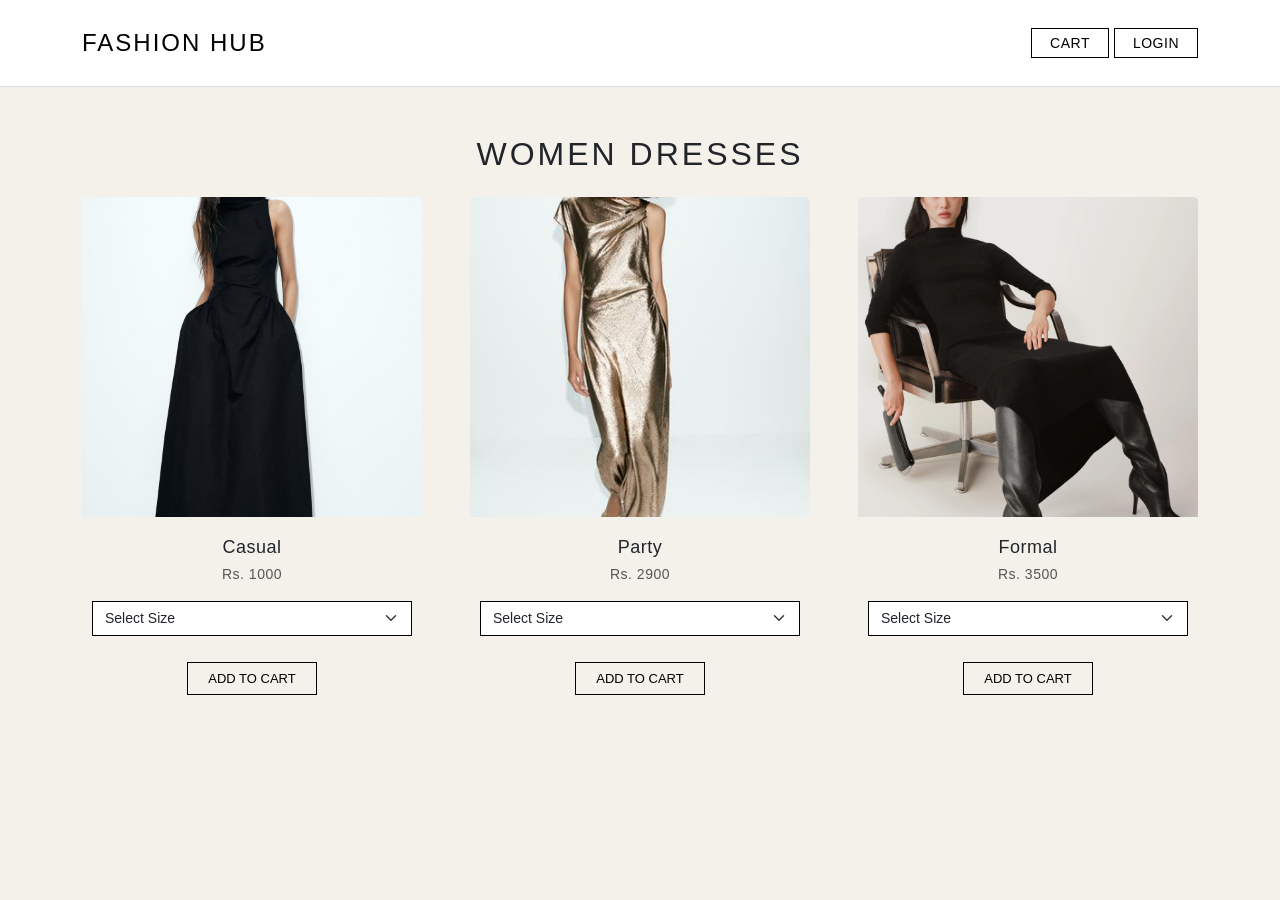
<file: Assignment 3/E-commerce/womendress.html>
<!DOCTYPE html>
<html lang="en">
<head>
    <meta charset="UTF-8">
    <title>Women Dresses</title>
    <meta name="viewport" content="width=device-width, initial-scale=1.0">

    <!-- Bootstrap -->
    <link href="https://cdn.jsdelivr.net/npm/bootstrap@5.3.8/dist/css/bootstrap.min.css" rel="stylesheet">

    <!-- External CSS -->
    <link rel="stylesheet" href="women.css">
</head>

<body>

    <!-- Navbar -->
    <nav class="navbar">
        <div class="container d-flex justify-content-between align-items-center">
            <a class="navbar-brand" href="index.html">FASHION HUB</a>
            <div>
                <a href="cart.html" class="nav-btn">CART</a>
                <a href="login.html" class="nav-btn">LOGIN</a>
            </div>
        </div>
    </nav>

    <!-- Page Title -->
    <div class="container text-center mt-5">
        <h2 class="page-title">WOMEN DRESSES</h2>
    </div>

    <!-- Products -->
    <div class="container mt-4">
        <div class="row g-5">

            <!-- Product 1 -->
            <div class="col-md-4">
                <div class="card text-center">
                    <img src="wdress/1.jpg" class="card-img-top" alt="Casual">
                    <div class="card-body">
                        <h5 class="card-title">Casual</h5>
                        <p class="price">Rs. 1000</p>

                        <select class="form-select size-select mb-3">
                            <option value="">Select Size</option>
                            <option value="S">S</option>
                            <option value="M">M</option>
                            <option value="L">L</option>
                            <option value="XL">XL</option>
                        </select>

                        <button class="lux-btn"
                            onclick="addToCart(this,'Womens-Dress : Casual',1000)">
                            ADD TO CART
                        </button>
                    </div>
                </div>
            </div>

            <!-- Product 2 -->
            <div class="col-md-4">
                <div class="card text-center">
                    <img src="wdress/2.jpg" class="card-img-top" alt="Party">
                    <div class="card-body">
                        <h5 class="card-title">Party</h5>
                        <p class="price">Rs. 2900</p>

                        <select class="form-select size-select mb-3">
                            <option value="">Select Size</option>
                            <option value="S">S</option>
                            <option value="M">M</option>
                            <option value="L">L</option>
                            <option value="XL">XL</option>
                        </select>

                        <button class="lux-btn"
                            onclick="addToCart(this,'Womens-Dress : Party',2900)">
                            ADD TO CART
                        </button>
                    </div>
                </div>
            </div>

            <!-- Product 3 -->
            <div class="col-md-4">
                <div class="card text-center">
                    <img src="wdress/3.webp" class="card-img-top" alt="Formal">
                    <div class="card-body">
                        <h5 class="card-title">Formal</h5>
                        <p class="price">Rs. 3500</p>

                        <select class="form-select size-select mb-3">
                            <option value="">Select Size</option>
                            <option value="S">S</option>
                            <option value="M">M</option>
                            <option value="L">L</option>
                            <option value="XL">XL</option>
                        </select>

                        <button class="lux-btn"
                            onclick="addToCart(this,'Womens-Dress : Formal',3500)">
                            ADD TO CART
                        </button>
                    </div>
                </div>
            </div>

        </div>
    </div>

    <!-- JavaScript -->
    <script>
        function addToCart(button, productName, productPrice) {

            let cardBody = button.parentElement;
            let sizeSelect = cardBody.querySelector(".size-select");
            let selectedSize = sizeSelect.value;

            if (selectedSize === "") {
                alert("Please select a size before adding to cart.");
                return;
            }

            let cart = JSON.parse(localStorage.getItem('cart')) || [];

            cart.push({
                name: productName,
                price: productPrice,
                size: selectedSize,
                quantity: 1
            });

            localStorage.setItem('cart', JSON.stringify(cart));

            alert(productName + " (Size: " + selectedSize + ") added to cart.");
        }
    </script>

</body>
</html>
</file>
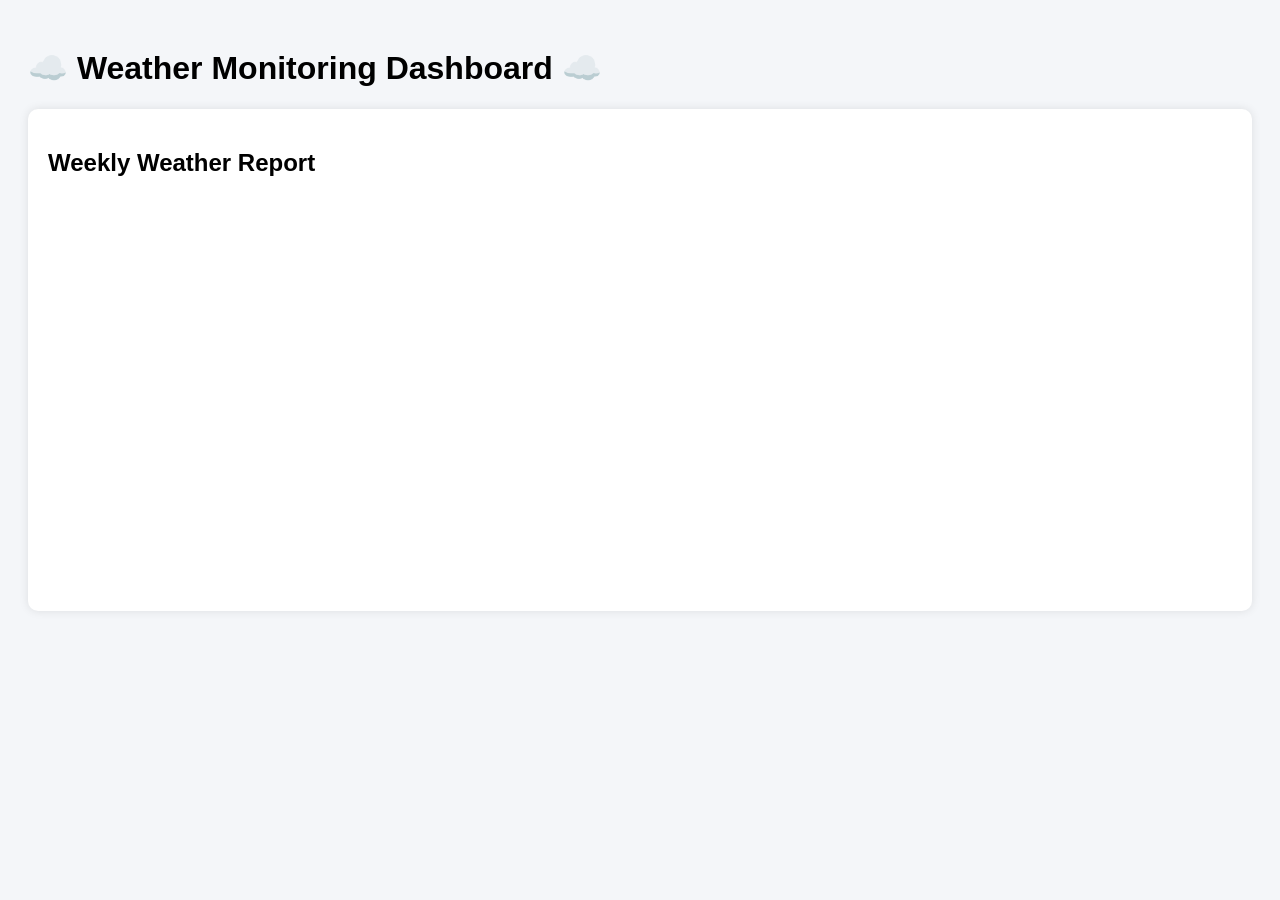
<file: Assignment 2/Assignment4/Assignment4/weather_dashboard.html>
<!DOCTYPE html>
<html lang="en">
<head>
    <meta charset="UTF-8">
    <title>D3 Weather Dashboard</title>
    <script src="https://d3js.org/d3.v7.min.js"></script>

    <style>
        body{
            font-family: Arial;
            background:#f4f6f9;
            padding: 20px; 
        }
        h2{
            margin-bottom: 10px;
        }
        .line{
            fill: none;
            stroke-width: 3;
        }
        .temp{ stroke:red; }
        .humidity{ stroke:blue; }
        .rain{ stroke:green; }
 
        .card {
            background: white;
            padding: 20px;
            border-radius: 10px;
            box-shadow: 0 0 10px rgba(0, 0, 0, 0.1);
            margin-bottom:20px; 
        }
    </style>
</head>

<body>

<h1>☁️ Weather Monitoring Dashboard ☁️</h1>

<div class="card">
    <h2>Weekly Weather Report</h2>
    <svg width="900" height="400"></svg>
</div>

<script>
    const data = [ 
      { day: 'Monday', temp: 32, humidity: 60, rain: 10 },
      { day: 'Tuesday', temp: 34, humidity: 55, rain: 5 },
      { day: 'Wednesday', temp: 30, humidity: 65, rain: 20 },
      { day: 'Thursday', temp: 29, humidity: 70, rain: 35 },
      { day: 'Friday', temp: 28, humidity: 45, rain: 0 },
      { day: 'Saturday', temp: 30, humidity: 40, rain: 0 },
      { day: 'Sunday', temp: 25, humidity: 55, rain: 2 }
    ];

    const svg = d3.select("svg"),
          margin = {top:30 , right:100 , bottom:50 , left:60},
          width = +svg.attr("width") - margin.left - margin.right,
          height = +svg.attr("height") - margin.top - margin.bottom;

    const g = svg.append("g")
        .attr("transform" , `translate(${margin.left},${margin.top})`);

    const x = d3.scalePoint()
        .domain(data.map(d => d.day))
        .range([0,width]);

    const y = d3.scaleLinear()
        .domain([0,100])
        .range([height,0]);

    // X Axis
    g.append("g")
        .attr("transform", `translate(0,${height})`)
        .call(d3.axisBottom(x));

    // Y Axis
    g.append("g")
        .call(d3.axisLeft(y));

    const tempLine = d3.line()
        .x(d => x(d.day))
        .y(d => y(d.temp));

    const humidityLine = d3.line()
        .x(d => x(d.day))
        .y(d => y(d.humidity));

    const rainLine = d3.line()
        .x(d => x(d.day))
        .y(d => y(d.rain));

    g.append("path")
        .datum(data)
        .attr("class" , "line temp")
        .attr("d",tempLine);

    g.append("path")
        .datum(data)
        .attr("class" , "line humidity")
        .attr("d",humidityLine);

    g.append("path")
        .datum(data)
        .attr("class" , "line rain")
        .attr("d",rainLine);

    // Legend
    const legend = g.append("g")
        .attr("transform","translate(700,20)");

    legend.append("rect")
        .attr("width",12)
        .attr("height",12)
        .attr("fill","red");

    legend.append("text")
        .attr("x",20)
        .attr("y",10)
        .text("Temperature (°C)");
   
    legend.append("rect")
        .attr("y",25)
        .attr("width",12)
        .attr("height",12)
        .attr("fill","blue");

    legend.append("text")
        .attr("x",20)
        .attr("y",35)
        .text("Humidity (%)");

    legend.append("rect")
        .attr("y",50)
        .attr("width",12)
        .attr("height",12)
        .attr("fill","green");

    legend.append("text")
        .attr("x",20)
        .attr("y",60)
        .text("Rainfall (mm)");

</script>

</body>
</html>
</file>
<file: profile-website/style.css>
:root{
    --bg:#060a10;
    --surface:#0c131b;
    --surface-2:#121b25;
    --line:#1c2a37;
    --text:#e7edf3;
    --text-dim:#7d8ea0;
    --text-faint:#4d5c6b;
    --cyan:#3fe0d0;
    --violet:#8b7cff;
    --amber:#ffb454;
    --radius:14px;
  }
  *{margin:0;padding:0;box-sizing:border-box;}
  html{scroll-behavior:smooth;}
  body{
    background:var(--bg);
    color:var(--text);
    font-family:'Inter',sans-serif;
    overflow-x:hidden;
  }
  ::selection{background:var(--cyan);color:#03110f;}
  h1,h2,h3,.display{font-family:'Space Grotesk',sans-serif;}
  .mono{font-family:'JetBrains Mono',monospace;}
  a{color:inherit;text-decoration:none;}

  /* background grid texture */
  .grid-bg{
    position:fixed;inset:0;z-index:0;pointer-events:none;
    background-image:
      linear-gradient(to right, rgba(63,224,208,0.035) 1px, transparent 1px),
      linear-gradient(to bottom, rgba(63,224,208,0.035) 1px, transparent 1px);
    background-size:48px 48px;
    mask-image:radial-gradient(ellipse 80% 60% at 50% 0%, black 40%, transparent 100%);
  }

  /* nav dots */
  .side-nav{
    position:fixed;
    right:28px;top:50%;transform:translateY(-50%);
    z-index:50;
    display:flex;flex-direction:column;gap:22px;
  }
  .side-nav a{
    display:flex;align-items:center;gap:10px;
    justify-content:flex-end;
  }
  .side-nav .dot{
    width:8px;height:8px;border-radius:50%;
    background:var(--text-faint);
    transition:all .3s ease;
    flex-shrink:0;
  }
  .side-nav .label{
    font-family:'JetBrains Mono',monospace;
    font-size:11px;letter-spacing:.05em;
    color:var(--text-faint);
    opacity:0;transform:translateX(6px);
    transition:all .25s ease;
    white-space:nowrap;
  }
  .side-nav a:hover .label{opacity:1;transform:translateX(0);color:var(--cyan);}
  .side-nav a:hover .dot{background:var(--cyan);box-shadow:0 0 10px var(--cyan);}
  .side-nav a.active .dot{background:var(--cyan);box-shadow:0 0 10px var(--cyan);width:10px;height:10px;}
  @media (max-width:900px){.side-nav{display:none;}}

  section{position:relative;z-index:1;padding:140px 8vw;max-width:1200px;margin:0 auto;}
  @media (max-width:700px){section{padding:100px 6vw;}}

  /* HERO */
  #hero{
    min-height:100vh;
    display:flex;align-items:center;
    padding-top:0;padding-bottom:0;
    max-width:1300px;
  }
  .hero-grid{
    display:grid;grid-template-columns:1.1fr 0.9fr;gap:40px;
    align-items:center;width:100%;
  }
  @media (max-width:900px){.hero-grid{grid-template-columns:1fr;}}
  .eyebrow{
    font-family:'JetBrains Mono',monospace;
    font-size:13px;color:var(--cyan);
    letter-spacing:.15em;text-transform:uppercase;
    display:flex;align-items:center;gap:10px;
    margin-bottom:22px;
  }
  .eyebrow::before{
    content:'';width:24px;height:1px;background:var(--cyan);
  }
  .hero-name{
    font-size:clamp(2.6rem,6vw,4.6rem);
    font-weight:700;line-height:1.02;letter-spacing:-.02em;
    margin-bottom:18px;
  }
  .hero-name .accent{
    background:linear-gradient(100deg,var(--cyan),var(--violet));
    -webkit-background-clip:text;background-clip:text;color:transparent;
  }
  .hero-role{
    font-size:clamp(1.1rem,2vw,1.4rem);
    color:var(--text-dim);font-weight:400;
    margin-bottom:28px;max-width:520px;line-height:1.5;
  }
  .hero-role .hl{color:var(--text);font-weight:500;}
  .hero-cta{display:flex;gap:14px;flex-wrap:wrap;margin-bottom:44px;}
  .btn{
    font-family:'JetBrains Mono',monospace;
    font-size:13px;letter-spacing:.03em;
    padding:13px 22px;border-radius:8px;
    display:inline-flex;align-items:center;gap:8px;
    transition:all .25s ease;
    border:1px solid var(--line);
  }
  .btn-primary{background:var(--cyan);color:#03110f;border-color:var(--cyan);font-weight:500;}
  .btn-primary:hover{box-shadow:0 0 24px rgba(63,224,208,.35);transform:translateY(-2px);}
  .btn-ghost{color:var(--text);background:var(--surface);}
  .btn-ghost:hover{border-color:var(--cyan);color:var(--cyan);transform:translateY(-2px);}

  .hero-links{display:flex;gap:24px;flex-wrap:wrap;}
  .hero-links a{
    font-family:'JetBrains Mono',monospace;font-size:12.5px;
    color:var(--text-dim);display:flex;align-items:center;gap:7px;
    transition:color .2s ease;
  }
  .hero-links a:hover{color:var(--cyan);}
  .hero-links svg{width:15px;height:15px;flex-shrink:0;}

  /* Signature: signal handover visual */
  .signal-wrap{
    position:relative;aspect-ratio:1/1;max-width:440px;
    justify-self:center;
  }
  .signal-wrap svg{width:100%;height:100%;overflow:visible;}
  .node-label{
    font-family:'JetBrains Mono',monospace;font-size:10.5px;fill:var(--text-faint);
    letter-spacing:.05em;
  }
  .packet{
    filter:drop-shadow(0 0 6px var(--cyan));
  }

  /* SECTION HEADERS */
  .sec-head{margin-bottom:56px;}
  .sec-num{
    font-family:'JetBrains Mono',monospace;color:var(--cyan);
    font-size:13px;letter-spacing:.1em;margin-bottom:10px;display:block;
  }
  .sec-title{font-size:clamp(1.8rem,3.5vw,2.6rem);font-weight:600;letter-spacing:-.01em;}
  .sec-sub{color:var(--text-dim);margin-top:12px;max-width:560px;line-height:1.6;font-size:15px;}

  /* ABOUT */
  .about-grid{display:grid;grid-template-columns:1.3fr 1fr;gap:60px;align-items:start;}
  @media (max-width:800px){.about-grid{grid-template-columns:1fr;gap:36px;}}
  .about-text p{color:var(--text-dim);line-height:1.8;font-size:15.5px;margin-bottom:18px;}
  .about-text .hl{color:var(--text);}
  .fact-list{display:flex;flex-direction:column;gap:0;border-top:1px solid var(--line);}
  .fact{
    display:flex;justify-content:space-between;padding:16px 0;
    border-bottom:1px solid var(--line);
  }
  .fact .k{font-family:'JetBrains Mono',monospace;font-size:12px;color:var(--text-faint);letter-spacing:.05em;text-transform:uppercase;}
  .fact .v{font-size:14px;color:var(--text);text-align:right;}

  /* SKILLS */
  .skills-grid{display:grid;grid-template-columns:repeat(3,1fr);gap:1px;background:var(--line);border:1px solid var(--line);border-radius:var(--radius);overflow:hidden;}
  @media (max-width:800px){.skills-grid{grid-template-columns:repeat(2,1fr);}}
  @media (max-width:520px){.skills-grid{grid-template-columns:1fr;}}
  .skill-card{background:var(--surface);padding:26px 24px;transition:background .25s ease;}
  .skill-card:hover{background:var(--surface-2);}
  .skill-cat{
    font-family:'JetBrains Mono',monospace;font-size:11.5px;
    color:var(--violet);letter-spacing:.08em;text-transform:uppercase;
    margin-bottom:16px;display:block;
  }
  .skill-tags{display:flex;flex-wrap:wrap;gap:8px;}
  .tag{
    font-size:12.5px;color:var(--text-dim);
    padding:6px 10px;border:1px solid var(--line);border-radius:6px;
    transition:all .2s ease;
  }
  .skill-card:hover .tag{color:var(--text);}
  .tag:hover{border-color:var(--cyan);color:var(--cyan) !important;}

  /* PROJECTS */
  .project{
    border:1px solid var(--line);border-radius:var(--radius);
    padding:36px;margin-bottom:24px;
    background:var(--surface);
    position:relative;overflow:hidden;
    transition:border-color .3s ease, transform .3s ease;
  }
  .project::before{
    content:'';position:absolute;top:0;left:0;width:3px;height:0;
    background:linear-gradient(var(--cyan),var(--violet));
    transition:height .4s ease;
  }
  .project:hover{border-color:#2a3d4d;transform:translateY(-3px);}
  .project:hover::before{height:100%;}
  .project-top{
    display:flex;justify-content:space-between;align-items:flex-start;
    gap:20px;margin-bottom:16px;flex-wrap:wrap;
  }
  .project-title{font-size:1.3rem;font-weight:600;font-family:'Space Grotesk',sans-serif;}
  .project-metric{
    font-family:'JetBrains Mono',monospace;font-size:12px;color:var(--cyan);
    border:1px solid rgba(63,224,208,.3);padding:5px 12px;border-radius:20px;
    white-space:nowrap;
  }
  .project-stack{
    display:flex;flex-wrap:wrap;gap:8px;margin-bottom:18px;
  }
  .stack-chip{
    font-family:'JetBrains Mono',monospace;font-size:11px;color:var(--text-faint);
    padding:4px 9px;background:var(--surface-2);border-radius:5px;
  }
  .project-highlights{list-style:none;display:flex;flex-direction:column;gap:8px;}
  .project-highlights li{
    color:var(--text-dim);font-size:14.5px;line-height:1.55;
    padding-left:18px;position:relative;
  }
  .project-highlights li::before{
    content:'';position:absolute;left:0;top:8px;width:6px;height:1px;background:var(--cyan);
  }

  /* CONTACT */
  #contact{text-align:center;padding-bottom:100px;}
  .contact-title{font-size:clamp(2rem,5vw,3.2rem);font-weight:700;margin-bottom:20px;letter-spacing:-.02em;}
  .contact-sub{color:var(--text-dim);max-width:480px;margin:0 auto 40px;line-height:1.6;}
  .contact-grid{
    display:grid;grid-template-columns:repeat(4,1fr);gap:14px;max-width:760px;margin:0 auto;
  }
  @media (max-width:700px){.contact-grid{grid-template-columns:repeat(2,1fr);}}
  .contact-card{
    border:1px solid var(--line);border-radius:12px;padding:26px 18px;
    display:flex;flex-direction:column;align-items:center;gap:12px;
    background:var(--surface);transition:all .25s ease;
  }
  .contact-card:hover{border-color:var(--cyan);transform:translateY(-4px);background:var(--surface-2);}
  .contact-card svg{width:24px;height:24px;color:var(--cyan);}
  .contact-card .c-label{font-family:'JetBrains Mono',monospace;font-size:12px;color:var(--text-dim);}

  footer{
    text-align:center;padding:32px 6vw;
    border-top:1px solid var(--line);
    font-family:'JetBrains Mono',monospace;font-size:12px;color:var(--text-faint);
    position:relative;z-index:1;
  }

  /* scroll reveal */
  .reveal{opacity:0;transform:translateY(24px);transition:opacity .7s ease, transform .7s ease;}
  .reveal.in{opacity:1;transform:translateY(0);}

  @media (prefers-reduced-motion: reduce){
    *{animation:none !important;transition:none !important;}
    html{scroll-behavior:auto;}
  }
</file>
<file: Assignment 3/E-commerce/index.css>
body {
        background-color: #f4f1ea;
        font-family: 'Helvetica Neue', sans-serif;
        letter-spacing: 0.5px;
    }

    /* Navbar */
    .navbar {
        background-color: white !important;
        border-bottom: 1px solid #ddd;
        padding: 20px 0;
    }

    .navbar-brand {
        font-size: 24px;
        font-weight: 500;
        letter-spacing: 2px;
        color: black !important;
    }

    .nav-btn {
        border: 1px solid black;
        background: transparent;
        color: black;
        padding: 6px 18px;
        border-radius: 0;
        font-size: 14px;
        transition: 0.3s;
    }

    .nav-btn:hover {
        background-color: black;
        color: white;
    }

    /* Card Styling */
    .card {
        border: none;
        border-radius: 0;
        background: transparent;
        transition: transform 0.3s ease;
    }

    .card:hover {
        transform: scale(1.02);
    }

    .card-img-top {
        height: 320px;
        object-fit: cover;
    }

    .card-body {
        padding: 20px 10px;
    }

    .card-title {
        font-size: 18px;
        font-weight: 400;
        margin-bottom: 5px;
    }

    .price {
        font-size: 14px;
        color: #555;
    }

    /* Luxury Button */
    .lux-btn {
        border: 1px solid black;
        background: transparent;
        color: black;
        padding: 6px 20px;
        border-radius: 0;
        font-size: 13px;
        margin-top: 10px;
        transition: 0.3s;
    }

    .lux-btn:hover {
        background: black;
        color: white;
    }

    a {
        text-decoration: none;
        color: black;
    }

    a:hover {
        opacity: 0.7;
    }
</file>
<file: Assignment 3/E-commerce/cart.css>
body {
    background-color: #f4f1ea;
    font-family: 'Helvetica Neue', sans-serif;
    letter-spacing: 0.5px;
}

/* Navbar */
.navbar {
    background-color: white !important;
    border-bottom: 1px solid #ddd;
    padding: 20px 0;
}

.navbar-brand {
    font-size: 24px;
    font-weight: 500;
    letter-spacing: 2px;
    color: black !important;
}

/* Page Title */
.page-title {
    letter-spacing: 3px;
    font-weight: 400;
}

/* Cart Container */
.cart-container {
    display: flex;
    flex-direction: column;
    gap: 20px;
}

/* Each Item */
.cart-item {
    background: white;
    padding: 20px;
    border: 1px solid #e0e0e0;
    display: flex;
    justify-content: space-between;
    align-items: center;
}

.cart-info h5 {
    font-weight: 500;
}

.cart-info p {
    margin: 3px 0;
    font-size: 14px;
    color: #555;
}

/* Buttons */
.cart-actions button {
    border: 1px solid black;
    background: transparent;
    padding: 4px 10px;
    margin-left: 8px;
    transition: 0.3s;
}

.cart-actions button:hover {
    background: black;
    color: white;
}

.remove-btn {
    border: 1px solid #b30000;
    color: #b30000;
}

.remove-btn:hover {
    background: #b30000;
    color: white;
}

/* Summary */
.cart-summary {
    border-top: 1px solid #ddd;
    padding-top: 20px;
}

.clear-btn {
    border: 1px solid black;
    background: transparent;
    padding: 6px 20px;
    transition: 0.3s;
}

.clear-btn:hover {
    background: black;
    color: white;
}

/* Empty Cart */
.empty-text {
    color: #777;
    font-size: 16px;
}
</file>
<file: Assignment 3/E-commerce/jackets.css>
body {
    background-color: #f4f1ea;
    font-family: 'Helvetica Neue', sans-serif;
    letter-spacing: 0.5px;
}

/* Navbar */
.navbar {
    background-color: white !important;
    border-bottom: 1px solid #ddd;
    padding: 20px 0;
}

.navbar-brand {
    font-size: 24px;
    font-weight: 500;
    letter-spacing: 2px;
    color: black !important;
}

.nav-btn {
    border: 1px solid black;
    background: transparent;
    color: black;
    padding: 6px 18px;
    border-radius: 0;
    transition: 0.3s;
    text-decoration: none;
}

.nav-btn:hover {
    background: black;
    color: white;
}

/* Page Title */
.page-title {
    letter-spacing: 3px;
    font-weight: 400;
}

/* Cards */
.card {
    border: none;
    background: transparent;
    transition: transform 0.3s ease;
}

.card:hover {
    transform: scale(1.03);
}

.card-img-top {
    height: 320px;
    object-fit: cover;
}

.price {
    font-size: 14px;
    color: #555;
}

/* Size Dropdown */
.size-select {
    border-radius: 0;
    border: 1px solid black;
}

.size-select:focus {
    box-shadow: none;
    border-color: black;
}

/* Button */
.lux-btn {
    border: 1px solid black;
    background: transparent;
    padding: 6px 20px;
    transition: 0.3s;
}

.lux-btn:hover {
    background: black;
    color: white;
}
</file>
<file: Assignment 3/E-commerce/login.css>
body {
    background-color: #f4f1ea;
    font-family: 'Helvetica Neue', sans-serif;
    letter-spacing: 0.5px;
}

/* Navbar */
.navbar {
    background-color: white !important;
    border-bottom: 1px solid #ddd;
    padding: 20px 0;
}

.navbar-brand {
    font-size: 24px;
    font-weight: 500;
    letter-spacing: 2px;
    color: black !important;
}

/* Centering */
.login-wrapper {
    display: flex;
    justify-content: center;
    align-items: center;
    height: 85vh;
}

/* Login Card */
.login-card {
    background: white;
    padding: 40px;
    width: 350px;
    border: 1px solid #e0e0e0;
}

/* Title */
.login-title {
    text-align: center;
    letter-spacing: 3px;
    font-weight: 400;
    margin-bottom: 30px;
}

/* Input Fields */
.custom-input {
    border-radius: 0;
    border: 1px solid black;
}

.custom-input:focus {
    box-shadow: none;
    border-color: black;
}

/* Button */
.login-btn {
    border: 1px solid black;
    background: transparent;
    padding: 8px;
    transition: 0.3s ease;
}

.login-btn:hover {
    background: black;
    color: white;
}
</file>
<file: Assignment 3/E-commerce/men.css>
body {
    background-color: #f4f1ea;
    font-family: 'Helvetica Neue', sans-serif;
    letter-spacing: 0.5px;
}

/* Navbar */
.navbar {
    background-color: white !important;
    border-bottom: 1px solid #ddd;
    padding: 20px 0;
}

.navbar-brand {
    font-size: 24px;
    font-weight: 500;
    letter-spacing: 2px;
    color: black !important;
}

.nav-btn {
    border: 1px solid black;
    background: transparent;
    color: black;
    padding: 6px 18px;
    border-radius: 0;
    font-size: 14px;
    transition: 0.3s;
}

.nav-btn:hover {
    background-color: black;
    color: white;
}

/* Page Title */
.page-title {
    letter-spacing: 3px;
    font-weight: 400;
    margin-bottom: 20px;
}

/* Cards */
.card {
    border: none;
    border-radius: 0;
    background: transparent;
    transition: transform 0.3s ease;
}

.card:hover {
    transform: scale(1.03);
}

.card-img-top {
    height: 320px;
    object-fit: cover;
}

.card-body {
    padding: 20px 10px;
}

.card-title {
    font-size: 18px;
    font-weight: 400;
    margin-bottom: 5px;
}

.price {
    font-size: 14px;
    color: #555;
}

.lux-btn {
    border: 1px solid black;
    background: transparent;
    color: black;
    padding: 6px 20px;
    border-radius: 0;
    font-size: 13px;
    margin-top: 10px;
    transition: 0.3s;
}

.lux-btn:hover {
    background: black;
    color: white;
}

.size-select {
    border-radius: 0;
    border: 1px solid black;
    font-size: 14px;
}

.size-select:focus {
    box-shadow: none;
    border-color: black;
}
</file>
<file: Assignment 3/E-commerce/women.css>
/* General Page Styling */
body {
    background-color: #f4f1ea;
    font-family: 'Helvetica Neue', sans-serif;
    letter-spacing: 0.5px;
}

/* Navbar */
.navbar {
    background-color: white !important;
    border-bottom: 1px solid #ddd;
    padding: 20px 0;
}

.navbar-brand {
    font-size: 24px;
    font-weight: 500;
    letter-spacing: 2px;
    color: black !important;
}

.nav-btn {
    border: 1px solid black;
    background: transparent;
    color: black;
    padding: 6px 18px;
    border-radius: 0;
    font-size: 14px;
    transition: 0.3s ease;
    text-decoration: none;
}

.nav-btn:hover {
    background-color: black;
    color: white;
}

/* Page Title */
.page-title {
    letter-spacing: 3px;
    font-weight: 400;
    margin-bottom: 20px;
}

/* Cards */
.card {
    border: none;
    border-radius: 0;
    background: transparent;
    transition: transform 0.3s ease;
}

.card:hover {
    transform: scale(1.03);
}

.card-img-top {
    height: 320px;
    object-fit: cover;
}

.card-body {
    padding: 20px 10px;
}

.card-title {
    font-size: 18px;
    font-weight: 400;
    margin-bottom: 5px;
}

.price {
    font-size: 14px;
    color: #555;
}

/* Size Dropdown */
.size-select {
    border-radius: 0;
    border: 1px solid black;
    font-size: 14px;
}

.size-select:focus {
    box-shadow: none;
    border-color: black;
}

/* Luxury Button */
.lux-btn {
    border: 1px solid black;
    background: transparent;
    color: black;
    padding: 6px 20px;
    border-radius: 0;
    font-size: 13px;
    margin-top: 10px;
    transition: 0.3s ease;
}

.lux-btn:hover {
    background: black;
    color: white;
}
</file>
